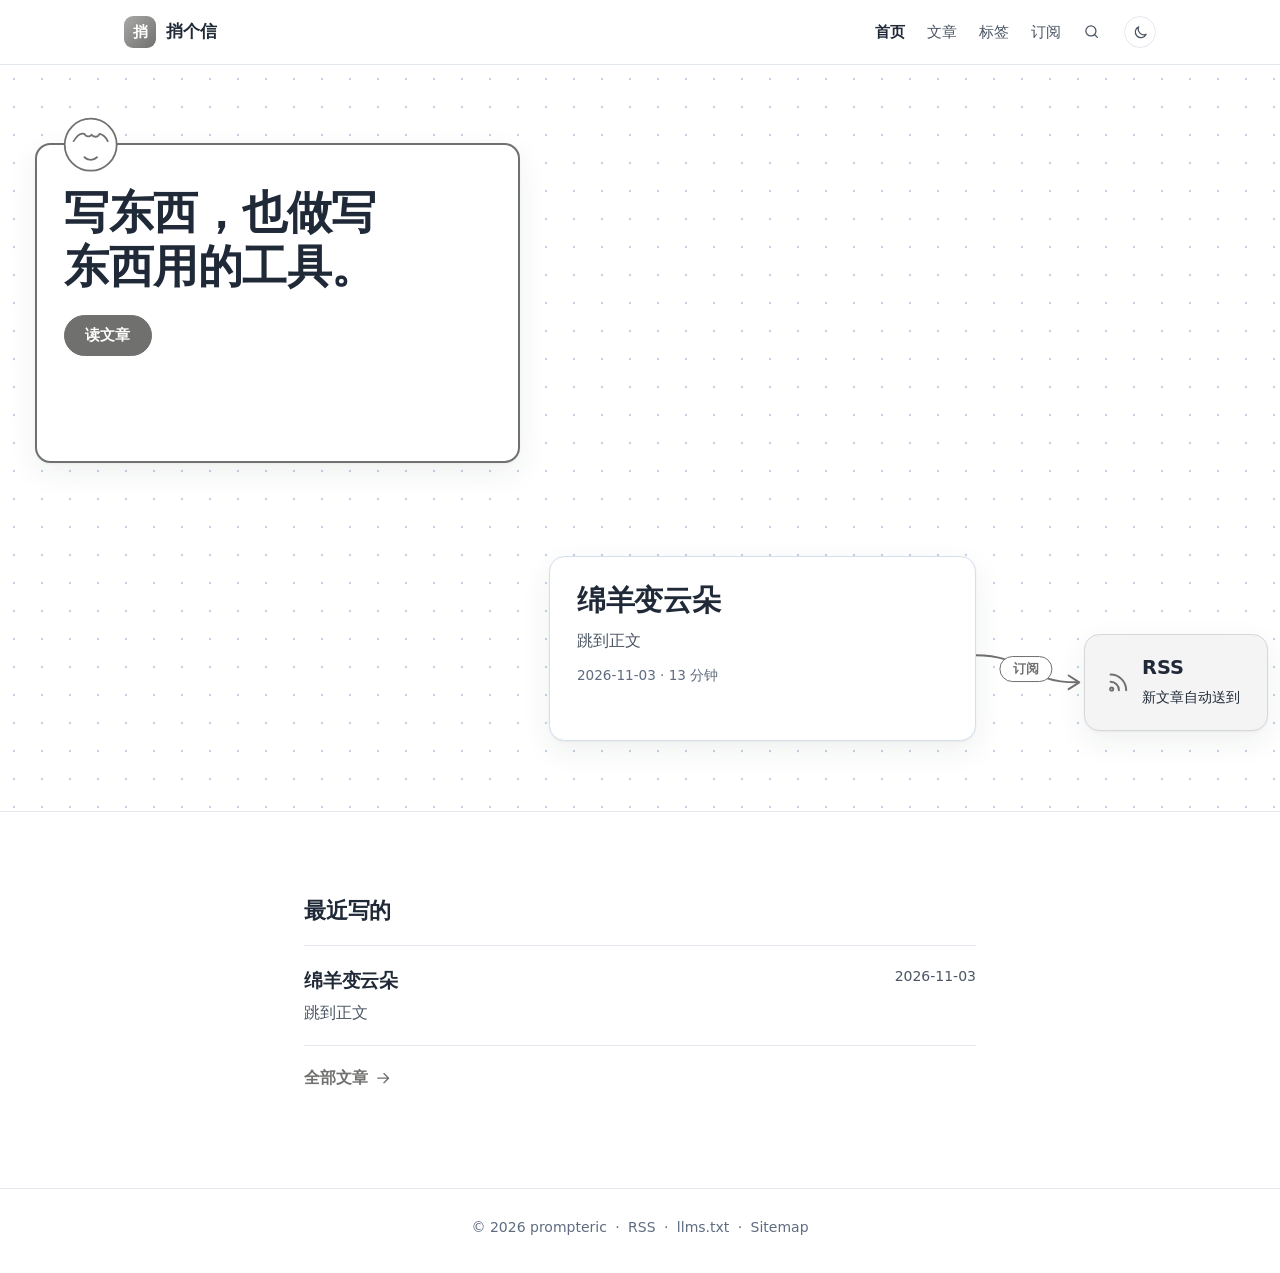
<file: index.html>
<!doctype html>
<html lang="zh-CN">
<head>
<meta charset="utf-8">
<meta name="viewport" content="width=device-width, initial-scale=1">
<script>(function(){var r=document.documentElement;r.classList.add('js');try{if(localStorage.getItem('theme')==='dark')r.dataset.theme='dark'}catch(e){}})();</script>
<title>捎个信</title>
<meta name="description" content="">
<meta name="robots" content="index, follow, max-image-preview:large, max-snippet:-1">
<link rel="canonical" href="https://prompteric.github.io/">
<link rel="alternate" type="application/atom+xml" title="捎个信" href="/feed.xml">
<meta property="og:site_name" content="捎个信">
<meta property="og:locale" content="zh_CN">
<meta property="og:type" content="website">
<meta property="og:title" content="捎个信">
<meta property="og:description" content="">
<meta property="og:url" content="https://prompteric.github.io/">
<meta name="twitter:card" content="summary">
<link rel="stylesheet" href="/style.css">
<style>:root { --accent: #70706f; --on-accent: #ffffff; --tint: #f4f4f4; } :root[data-theme="dark"] { --accent: #fcfbf8; --on-accent: #0a0a0a; --tint: #313130; }</style>
<script src="/script.js" defer></script>
<script type="application/ld+json">{"@context":"https://schema.org","@type":"WebSite","name":"捎个信","url":"https://prompteric.github.io/","description":"","inLanguage":"zh-CN","publisher":{"@type":"Person","name":"prompteric"},"potentialAction":{"@type":"SearchAction","target":"https://prompteric.github.io/search/?q={search_term_string}","query-input":"required name=search_term_string"}}</script>
<script type="application/ld+json">{"@context":"https://schema.org","@type":"Blog","name":"捎个信","url":"https://prompteric.github.io/","author":{"@type":"Person","name":"prompteric"},"blogPost":[{"@type":"BlogPosting","headline":"绵羊变云朵","url":"https://prompteric.github.io/posts/%E7%BB%B5%E7%BE%8A%E5%8F%98%E4%BA%91%E6%9C%B5/","datePublished":"2026-11-03T08:26:51.170Z"}]}</script>
</head>
<body data-copy-link="复制段落链接" data-copied="已复制段落链接" data-xref="引用" data-xref-jump="跳到原文" data-xref-back="回到引用处" data-xref-close="关闭">
<a class="skip" href="#main">跳到正文</a>
<header class="site-header"><div class="wrap">
<a class="brand" href="/"><span class="avatar initial" aria-hidden="true">捎</span><span>捎个信</span></a>
<nav class="site-nav" aria-label="首页"><a href="/" aria-current="page">首页</a><a href="/archive/">文章</a><a href="/tags/">标签</a><a href="/subscribe/">订阅</a><a href="/search/" aria-label="搜索" title="搜索"><svg class="i" viewBox="0 0 24 24" aria-hidden="true"><circle cx="11" cy="11" r="7"/><path d="M20 20l-3.6-3.6"/></svg></a></nav>

<button class="theme" type="button" data-light="切换到浅色" data-dark="切换到深色" aria-label="切换到深色" title="切换到深色"><svg class="i moon" viewBox="0 0 24 24" aria-hidden="true"><path d="M20 14.5A8 8 0 0 1 9.5 4a8 8 0 1 0 10.5 10.5z"/></svg><svg class="i sun" viewBox="0 0 24 24" aria-hidden="true"><circle cx="12" cy="12" r="4"/><path d="M12 2.5v2M12 19.5v2M2.5 12h2M19.5 12h2M5.3 5.3l1.4 1.4M17.3 17.3l1.4 1.4M5.3 18.7l1.4-1.4M17.3 6.7l1.4-1.4"/></svg></button>
</div></header>
<main id="main">
<div class="wb-stage">
<div class="wb">
<svg class="wb-wires" viewBox="0 0 1320 720" aria-hidden="true">
<path class="w" pathLength="1" style="--i:0" d="M1006 588C1058 588 1058 616 1110 616"/>
<path class="h" style="--i:0" d="M1102 623L1113 616L1102 609"/>
</svg>
<section class="wb-card wb-me" style="--x:36;--y:60;--w:500;--h:330">
<svg class="wb-face" viewBox="0 0 64 64" aria-hidden="true"><circle cx="32" cy="32" r="29"/><path d="M13 28c3-5 7-10 12-8 2 3 5 4 8 1 3 3 7 3 9-1 4 1 7 4 9 8"/><g class="eyes"><circle cx="24" cy="36" r="2.4"/><circle cx="40" cy="36" r="2.4"/></g><path d="M25 46c4 4 10 4 14 0"/></svg>
<h1>写东西，也做写东西用的工具。</h1>
<div class="btns"><a class="btn fill" href="/posts/">读文章</a></div>
</section>
<span class="wb-pill" style="--x:1058;--y:602">订阅</span>
<a class="wb-card wb-post" href="/posts/%E7%BB%B5%E7%BE%8A%E5%8F%98%E4%BA%91%E6%9C%B5/" style="--x:566;--y:486;--w:440;--h:190">
<h2>绵羊变云朵</h2>
<p>跳到正文</p>
<span class="meta"><time datetime="2026-11-03T08:26:51.170Z">2026-11-03</time> · 13 分钟</span>
</a>
<a class="wb-card wb-rss" href="/subscribe/" style="--x:1118;--y:566;--w:190;--h:100">
<svg class="i" viewBox="0 0 24 24" aria-hidden="true"><path d="M5 5a14 14 0 0 1 14 14M5 11.5a7.5 7.5 0 0 1 7.5 7.5"/><circle cx="6" cy="18" r="1.4"/></svg><b>RSS</b><span>新文章自动送到</span>
</a>
</div>
</div>
<div class="wb-col">
<section class="wb-recent" id="posts">
<h2>最近写的</h2>
<div class="wb-posts">
<a href="/posts/%E7%BB%B5%E7%BE%8A%E5%8F%98%E4%BA%91%E6%9C%B5/"><h3>绵羊变云朵</h3><span class="meta"><time datetime="2026-11-03T08:26:51.170Z">2026-11-03</time></span><p>跳到正文</p></a>
</div>
<p class="wb-more"><a class="link" href="/posts/">全部文章 <svg class="i" viewBox="0 0 24 24" aria-hidden="true"><path d="M5 12h14M13 6l6 6-6 6"/></svg></a></p>
</section>
</div>


</main>
<footer class="site-footer"><div class="wrap">
<span>© 2026 prompteric</span><a href="/feed.xml">RSS</a><a href="/llms.txt">llms.txt</a><a href="/sitemap.xml">Sitemap</a>
</div></footer>
</body>
</html>
</file>
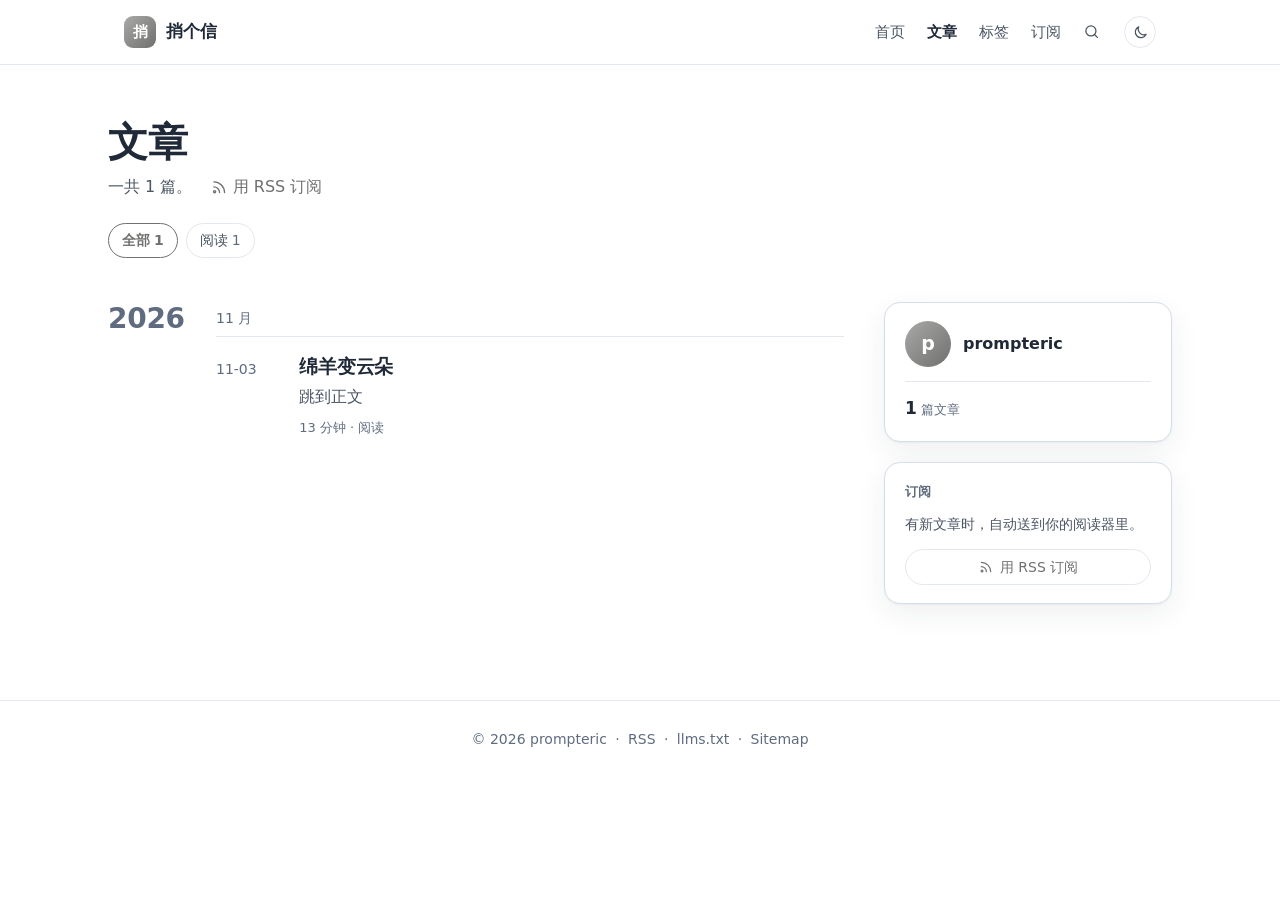
<file: archive/index.html>
<!doctype html>
<html lang="zh-CN">
<head>
<meta charset="utf-8">
<meta name="viewport" content="width=device-width, initial-scale=1">
<script>(function(){var r=document.documentElement;r.classList.add('js');try{if(localStorage.getItem('theme')==='dark')r.dataset.theme='dark'}catch(e){}})();</script>
<title>文章 · 捎个信</title>
<meta name="description" content="捎个信 · 文章">
<meta name="robots" content="index, follow, max-image-preview:large, max-snippet:-1">
<link rel="canonical" href="https://prompteric.github.io/archive/">
<link rel="alternate" type="application/atom+xml" title="捎个信" href="/feed.xml">
<meta property="og:site_name" content="捎个信">
<meta property="og:locale" content="zh_CN">
<meta property="og:type" content="website">
<meta property="og:title" content="文章">
<meta property="og:description" content="捎个信 · 文章">
<meta property="og:url" content="https://prompteric.github.io/archive/">
<meta name="twitter:card" content="summary">
<link rel="stylesheet" href="/style.css">
<style>:root { --accent: #70706f; --on-accent: #ffffff; --tint: #f4f4f4; } :root[data-theme="dark"] { --accent: #fcfbf8; --on-accent: #0a0a0a; --tint: #313130; }</style>
<script src="/script.js" defer></script>
</head>
<body data-copy-link="复制段落链接" data-copied="已复制段落链接" data-xref="引用" data-xref-jump="跳到原文" data-xref-back="回到引用处" data-xref-close="关闭">
<a class="skip" href="#main">跳到正文</a>
<header class="site-header"><div class="wrap">
<a class="brand" href="/"><span class="avatar initial" aria-hidden="true">捎</span><span>捎个信</span></a>
<nav class="site-nav" aria-label="首页"><a href="/">首页</a><a href="/archive/" aria-current="page">文章</a><a href="/tags/">标签</a><a href="/subscribe/">订阅</a><a href="/search/" aria-label="搜索" title="搜索"><svg class="i" viewBox="0 0 24 24" aria-hidden="true"><circle cx="11" cy="11" r="7"/><path d="M20 20l-3.6-3.6"/></svg></a></nav>

<button class="theme" type="button" data-light="切换到浅色" data-dark="切换到深色" aria-label="切换到深色" title="切换到深色"><svg class="i moon" viewBox="0 0 24 24" aria-hidden="true"><path d="M20 14.5A8 8 0 0 1 9.5 4a8 8 0 1 0 10.5 10.5z"/></svg><svg class="i sun" viewBox="0 0 24 24" aria-hidden="true"><circle cx="12" cy="12" r="4"/><path d="M12 2.5v2M12 19.5v2M2.5 12h2M19.5 12h2M5.3 5.3l1.4 1.4M17.3 17.3l1.4 1.4M5.3 18.7l1.4-1.4M17.3 6.7l1.4-1.4"/></svg></button>
</div></header>
<main id="main">
<div class="wrap list-head">
<h1>文章</h1>
<p class="sub"><span>一共 1 篇。</span><a href="/feed.xml"><svg class="i" viewBox="0 0 24 24" aria-hidden="true"><path d="M5 5a14 14 0 0 1 14 14M5 11.5a7.5 7.5 0 0 1 7.5 7.5"/><circle cx="6" cy="18" r="1.4"/></svg>用 RSS 订阅</a></p>
<nav class="tag-bar" aria-label="按标签看"><a href="/archive/" aria-current="page">全部<span>1</span></a><a href="/tags/%E9%98%85%E8%AF%BB/">阅读<span>1</span></a></nav></div>
<div class="wrap list-page">
<div class="years">
<section class="year"><h2>2026</h2><div><h3 class="month">11 月</h3><article class="row"><time datetime="2026-11-03T08:26:51.170Z">11-03</time><div><h3><a href="/posts/%E7%BB%B5%E7%BE%8A%E5%8F%98%E4%BA%91%E6%9C%B5/">绵羊变云朵</a></h3><p>跳到正文</p><span class="meta">13 分钟 · <a href="/tags/%E9%98%85%E8%AF%BB/" rel="tag">阅读</a></span></div></article></div></section>
</div>
<aside class="side list-side">
<section class="box me"><span class="avatar initial" aria-hidden="true">p</span><div><b>prompteric</b></div><p class="stat"><b>1</b> 篇文章</p></section>
<section class="box sub-box"><h2>订阅</h2><p>有新文章时，自动送到你的阅读器里。</p><a class="button" href="/subscribe/"><svg class="i" viewBox="0 0 24 24" aria-hidden="true"><path d="M5 5a14 14 0 0 1 14 14M5 11.5a7.5 7.5 0 0 1 7.5 7.5"/><circle cx="6" cy="18" r="1.4"/></svg>用 RSS 订阅</a></section>
</aside>
</div>
</main>
<footer class="site-footer"><div class="wrap">
<span>© 2026 prompteric</span><a href="/feed.xml">RSS</a><a href="/llms.txt">llms.txt</a><a href="/sitemap.xml">Sitemap</a>
</div></footer>
</body>
</html>
</file>
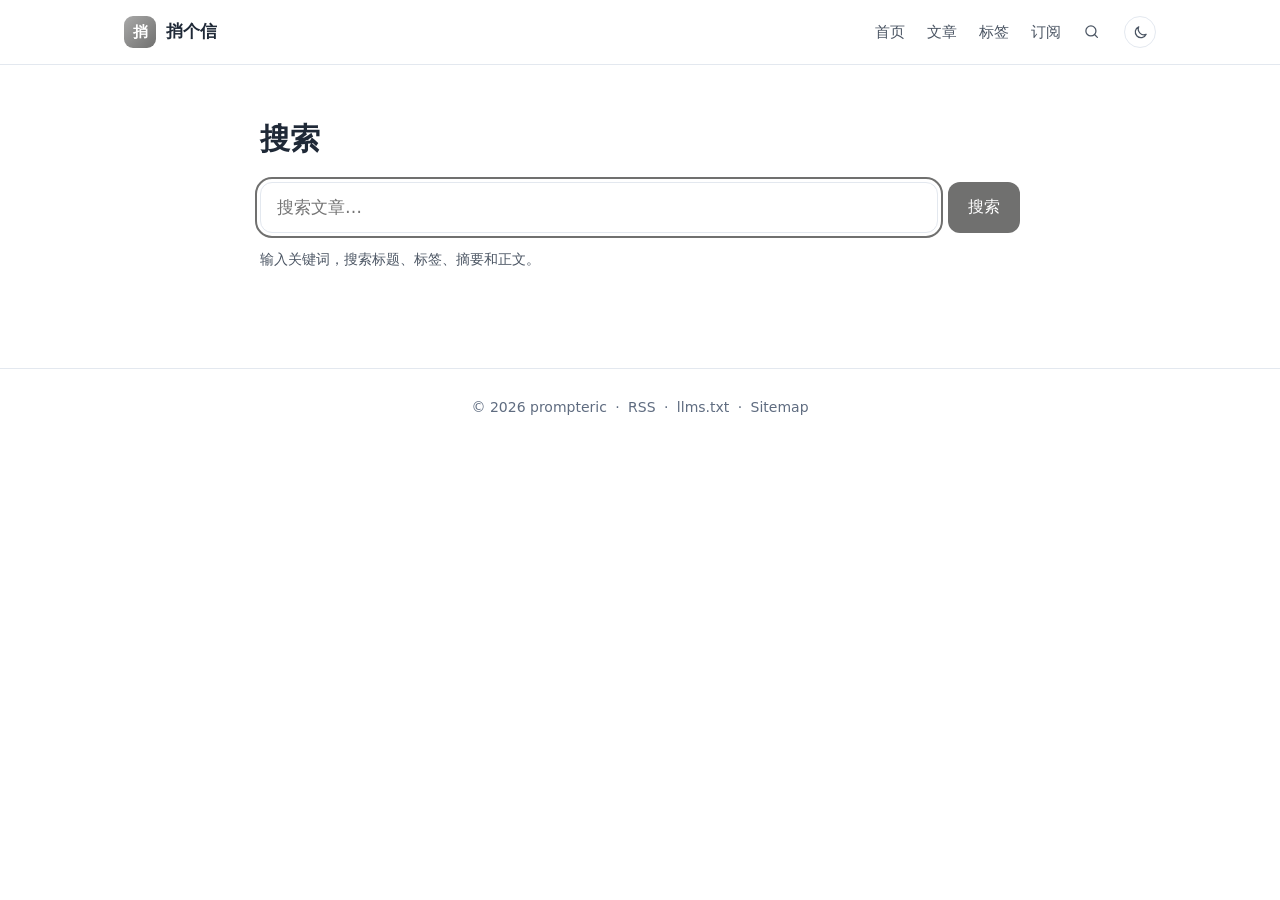
<file: search/index.html>
<!doctype html>
<html lang="zh-CN">
<head>
<meta charset="utf-8">
<meta name="viewport" content="width=device-width, initial-scale=1">
<script>(function(){var r=document.documentElement;r.classList.add('js');try{if(localStorage.getItem('theme')==='dark')r.dataset.theme='dark'}catch(e){}})();</script>
<title>搜索 · 捎个信</title>
<meta name="description" content="捎个信 · 搜索">
<meta name="robots" content="noindex">
<link rel="canonical" href="https://prompteric.github.io/search/">
<link rel="alternate" type="application/atom+xml" title="捎个信" href="/feed.xml">
<meta property="og:site_name" content="捎个信">
<meta property="og:locale" content="zh_CN">
<meta property="og:type" content="website">
<meta property="og:title" content="搜索">
<meta property="og:description" content="捎个信 · 搜索">
<meta property="og:url" content="https://prompteric.github.io/search/">
<meta name="twitter:card" content="summary">
<link rel="stylesheet" href="/style.css">
<style>:root { --accent: #70706f; --on-accent: #ffffff; --tint: #f4f4f4; } :root[data-theme="dark"] { --accent: #fcfbf8; --on-accent: #0a0a0a; --tint: #313130; }</style>
<script src="/script.js" defer></script>
</head>
<body data-copy-link="复制段落链接" data-copied="已复制段落链接" data-xref="引用" data-xref-jump="跳到原文" data-xref-back="回到引用处" data-xref-close="关闭">
<a class="skip" href="#main">跳到正文</a>
<header class="site-header"><div class="wrap">
<a class="brand" href="/"><span class="avatar initial" aria-hidden="true">捎</span><span>捎个信</span></a>
<nav class="site-nav" aria-label="首页"><a href="/">首页</a><a href="/archive/">文章</a><a href="/tags/">标签</a><a href="/subscribe/">订阅</a><a href="/search/" aria-label="搜索" title="搜索"><svg class="i" viewBox="0 0 24 24" aria-hidden="true"><circle cx="11" cy="11" r="7"/><path d="M20 20l-3.6-3.6"/></svg></a></nav>

<button class="theme" type="button" data-light="切换到浅色" data-dark="切换到深色" aria-label="切换到深色" title="切换到深色"><svg class="i moon" viewBox="0 0 24 24" aria-hidden="true"><path d="M20 14.5A8 8 0 0 1 9.5 4a8 8 0 1 0 10.5 10.5z"/></svg><svg class="i sun" viewBox="0 0 24 24" aria-hidden="true"><circle cx="12" cy="12" r="4"/><path d="M12 2.5v2M12 19.5v2M2.5 12h2M19.5 12h2M5.3 5.3l1.4 1.4M17.3 17.3l1.4 1.4M5.3 18.7l1.4-1.4M17.3 6.7l1.4-1.4"/></svg></button>
</div></header>
<main id="main" class="wrap">
<div class="listing" id="search" data-index="/search.json" data-hint="输入关键词，搜索标题、标签、摘要和正文。" data-found="找到 {n} 篇" data-empty="没有找到相关文章。" data-failed="搜索索引加载失败，请刷新重试。">
<h1>搜索</h1>
<form class="search-form" role="search" action="/search/"><input type="search" name="q" aria-label="搜索" placeholder="搜索文章…" autofocus><button>搜索</button></form>
<p class="search-status" aria-live="polite">输入关键词，搜索标题、标签、摘要和正文。</p>
<noscript><p>搜索需要启用 JavaScript；也可以浏览归档和标签。 <a href="/archive/">文章</a> · <a href="/tags/">标签</a></p></noscript>
<ul class="post-list"></ul>
</div>
</main>
<footer class="site-footer"><div class="wrap">
<span>© 2026 prompteric</span><a href="/feed.xml">RSS</a><a href="/llms.txt">llms.txt</a><a href="/sitemap.xml">Sitemap</a>
</div></footer>
</body>
</html>
</file>
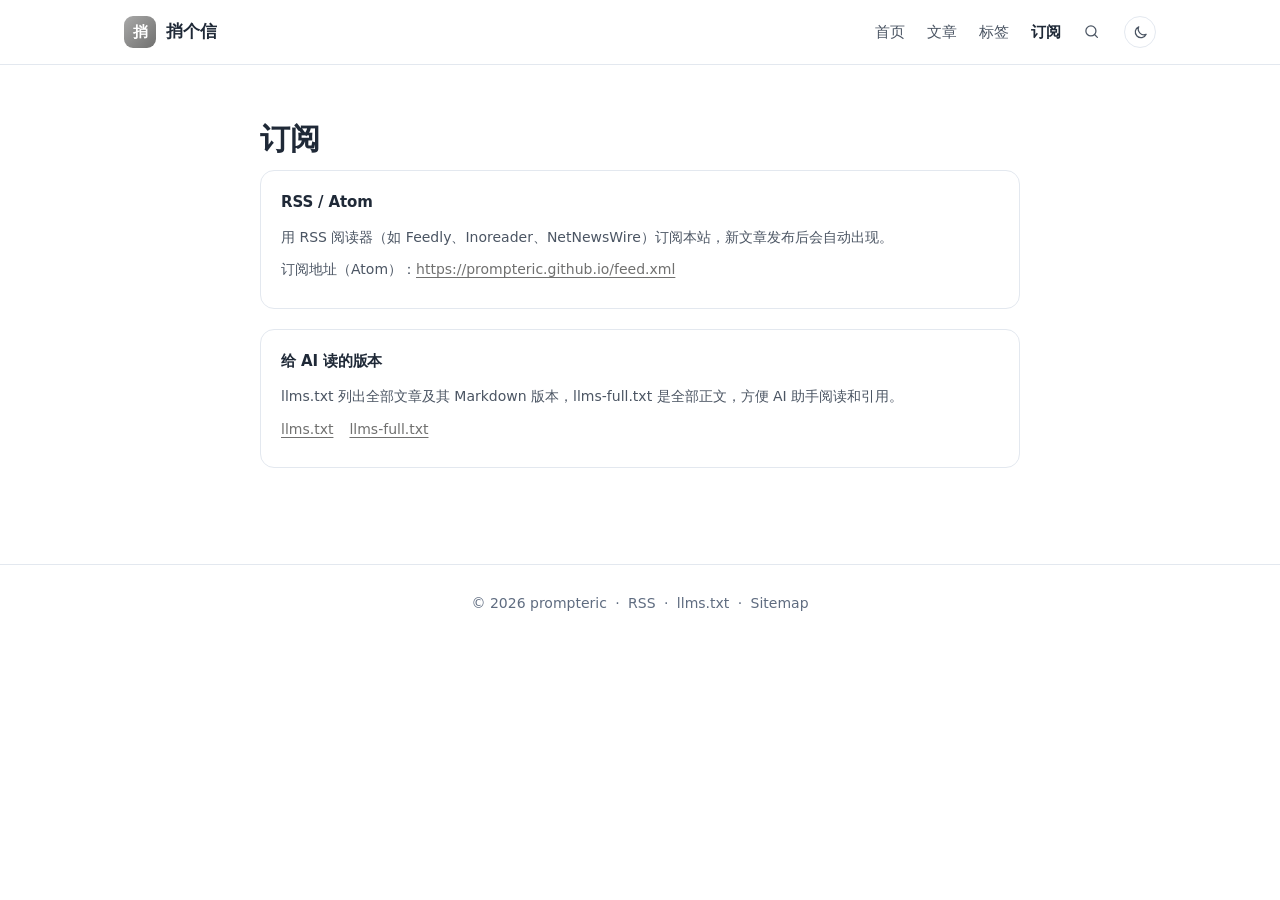
<file: subscribe/index.html>
<!doctype html>
<html lang="zh-CN">
<head>
<meta charset="utf-8">
<meta name="viewport" content="width=device-width, initial-scale=1">
<script>(function(){var r=document.documentElement;r.classList.add('js');try{if(localStorage.getItem('theme')==='dark')r.dataset.theme='dark'}catch(e){}})();</script>
<title>订阅 · 捎个信</title>
<meta name="description" content="捎个信 · 订阅">
<meta name="robots" content="index, follow, max-image-preview:large, max-snippet:-1">
<link rel="canonical" href="https://prompteric.github.io/subscribe/">
<link rel="alternate" type="application/atom+xml" title="捎个信" href="/feed.xml">
<meta property="og:site_name" content="捎个信">
<meta property="og:locale" content="zh_CN">
<meta property="og:type" content="website">
<meta property="og:title" content="订阅">
<meta property="og:description" content="捎个信 · 订阅">
<meta property="og:url" content="https://prompteric.github.io/subscribe/">
<meta name="twitter:card" content="summary">
<link rel="stylesheet" href="/style.css">
<style>:root { --accent: #70706f; --on-accent: #ffffff; --tint: #f4f4f4; } :root[data-theme="dark"] { --accent: #fcfbf8; --on-accent: #0a0a0a; --tint: #313130; }</style>
<script src="/script.js" defer></script>
</head>
<body data-copy-link="复制段落链接" data-copied="已复制段落链接" data-xref="引用" data-xref-jump="跳到原文" data-xref-back="回到引用处" data-xref-close="关闭">
<a class="skip" href="#main">跳到正文</a>
<header class="site-header"><div class="wrap">
<a class="brand" href="/"><span class="avatar initial" aria-hidden="true">捎</span><span>捎个信</span></a>
<nav class="site-nav" aria-label="首页"><a href="/">首页</a><a href="/archive/">文章</a><a href="/tags/">标签</a><a href="/subscribe/" aria-current="page">订阅</a><a href="/search/" aria-label="搜索" title="搜索"><svg class="i" viewBox="0 0 24 24" aria-hidden="true"><circle cx="11" cy="11" r="7"/><path d="M20 20l-3.6-3.6"/></svg></a></nav>

<button class="theme" type="button" data-light="切换到浅色" data-dark="切换到深色" aria-label="切换到深色" title="切换到深色"><svg class="i moon" viewBox="0 0 24 24" aria-hidden="true"><path d="M20 14.5A8 8 0 0 1 9.5 4a8 8 0 1 0 10.5 10.5z"/></svg><svg class="i sun" viewBox="0 0 24 24" aria-hidden="true"><circle cx="12" cy="12" r="4"/><path d="M12 2.5v2M12 19.5v2M2.5 12h2M19.5 12h2M5.3 5.3l1.4 1.4M17.3 17.3l1.4 1.4M5.3 18.7l1.4-1.4M17.3 6.7l1.4-1.4"/></svg></button>
</div></header>
<main id="main" class="wrap">
<div class="listing"><h1>订阅</h1>
<section class="box"><h2>RSS / Atom</h2><p>用 RSS 阅读器（如 Feedly、Inoreader、NetNewsWire）订阅本站，新文章发布后会自动出现。</p><p>订阅地址（Atom）：<a href="https://prompteric.github.io/feed.xml">https://prompteric.github.io/feed.xml</a></p></section>
<section class="box"><h2>给 AI 读的版本</h2><p>llms.txt 列出全部文章及其 Markdown 版本，llms-full.txt 是全部正文，方便 AI 助手阅读和引用。</p><p class="links"><a href="/llms.txt">llms.txt</a><a href="/llms-full.txt">llms-full.txt</a></p></section>

</div>
</main>
<footer class="site-footer"><div class="wrap">
<span>© 2026 prompteric</span><a href="/feed.xml">RSS</a><a href="/llms.txt">llms.txt</a><a href="/sitemap.xml">Sitemap</a>
</div></footer>
</body>
</html>
</file>
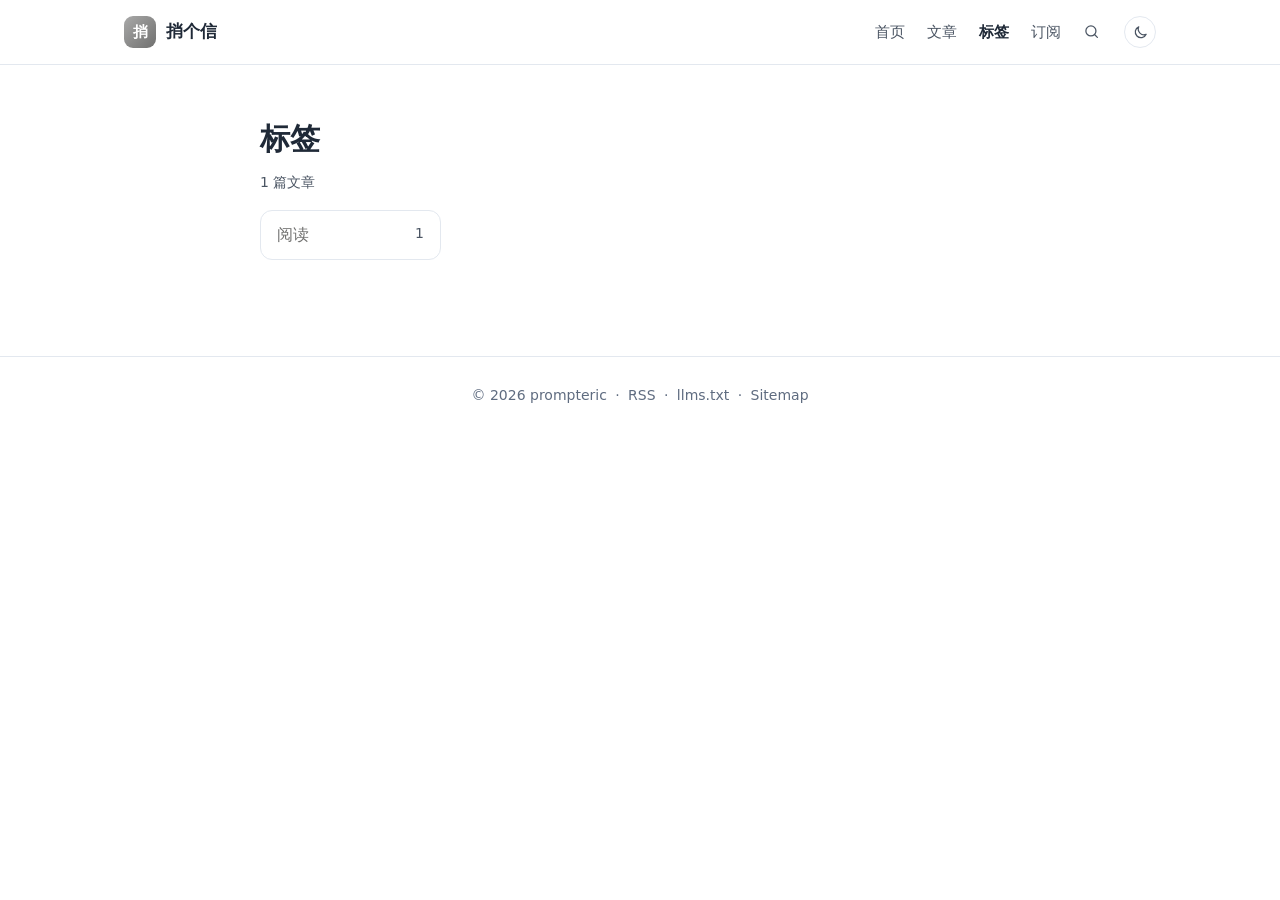
<file: tags/index.html>
<!doctype html>
<html lang="zh-CN">
<head>
<meta charset="utf-8">
<meta name="viewport" content="width=device-width, initial-scale=1">
<script>(function(){var r=document.documentElement;r.classList.add('js');try{if(localStorage.getItem('theme')==='dark')r.dataset.theme='dark'}catch(e){}})();</script>
<title>标签 · 捎个信</title>
<meta name="description" content="捎个信 · 标签">
<meta name="robots" content="index, follow, max-image-preview:large, max-snippet:-1">
<link rel="canonical" href="https://prompteric.github.io/tags/">
<link rel="alternate" type="application/atom+xml" title="捎个信" href="/feed.xml">
<meta property="og:site_name" content="捎个信">
<meta property="og:locale" content="zh_CN">
<meta property="og:type" content="website">
<meta property="og:title" content="标签">
<meta property="og:description" content="捎个信 · 标签">
<meta property="og:url" content="https://prompteric.github.io/tags/">
<meta name="twitter:card" content="summary">
<link rel="stylesheet" href="/style.css">
<style>:root { --accent: #70706f; --on-accent: #ffffff; --tint: #f4f4f4; } :root[data-theme="dark"] { --accent: #fcfbf8; --on-accent: #0a0a0a; --tint: #313130; }</style>
<script src="/script.js" defer></script>
</head>
<body data-copy-link="复制段落链接" data-copied="已复制段落链接" data-xref="引用" data-xref-jump="跳到原文" data-xref-back="回到引用处" data-xref-close="关闭">
<a class="skip" href="#main">跳到正文</a>
<header class="site-header"><div class="wrap">
<a class="brand" href="/"><span class="avatar initial" aria-hidden="true">捎</span><span>捎个信</span></a>
<nav class="site-nav" aria-label="首页"><a href="/">首页</a><a href="/archive/">文章</a><a href="/tags/" aria-current="page">标签</a><a href="/subscribe/">订阅</a><a href="/search/" aria-label="搜索" title="搜索"><svg class="i" viewBox="0 0 24 24" aria-hidden="true"><circle cx="11" cy="11" r="7"/><path d="M20 20l-3.6-3.6"/></svg></a></nav>

<button class="theme" type="button" data-light="切换到浅色" data-dark="切换到深色" aria-label="切换到深色" title="切换到深色"><svg class="i moon" viewBox="0 0 24 24" aria-hidden="true"><path d="M20 14.5A8 8 0 0 1 9.5 4a8 8 0 1 0 10.5 10.5z"/></svg><svg class="i sun" viewBox="0 0 24 24" aria-hidden="true"><circle cx="12" cy="12" r="4"/><path d="M12 2.5v2M12 19.5v2M2.5 12h2M19.5 12h2M5.3 5.3l1.4 1.4M17.3 17.3l1.4 1.4M5.3 18.7l1.4-1.4M17.3 6.7l1.4-1.4"/></svg></button>
</div></header>
<main id="main" class="wrap">
<div class="listing"><h1>标签</h1><p class="meta">1 篇文章</p>
<ul class="tag-index"><li><a href="/tags/%E9%98%85%E8%AF%BB/">阅读<span>1</span></a></li></ul></div>
</main>
<footer class="site-footer"><div class="wrap">
<span>© 2026 prompteric</span><a href="/feed.xml">RSS</a><a href="/llms.txt">llms.txt</a><a href="/sitemap.xml">Sitemap</a>
</div></footer>
</body>
</html>
</file>
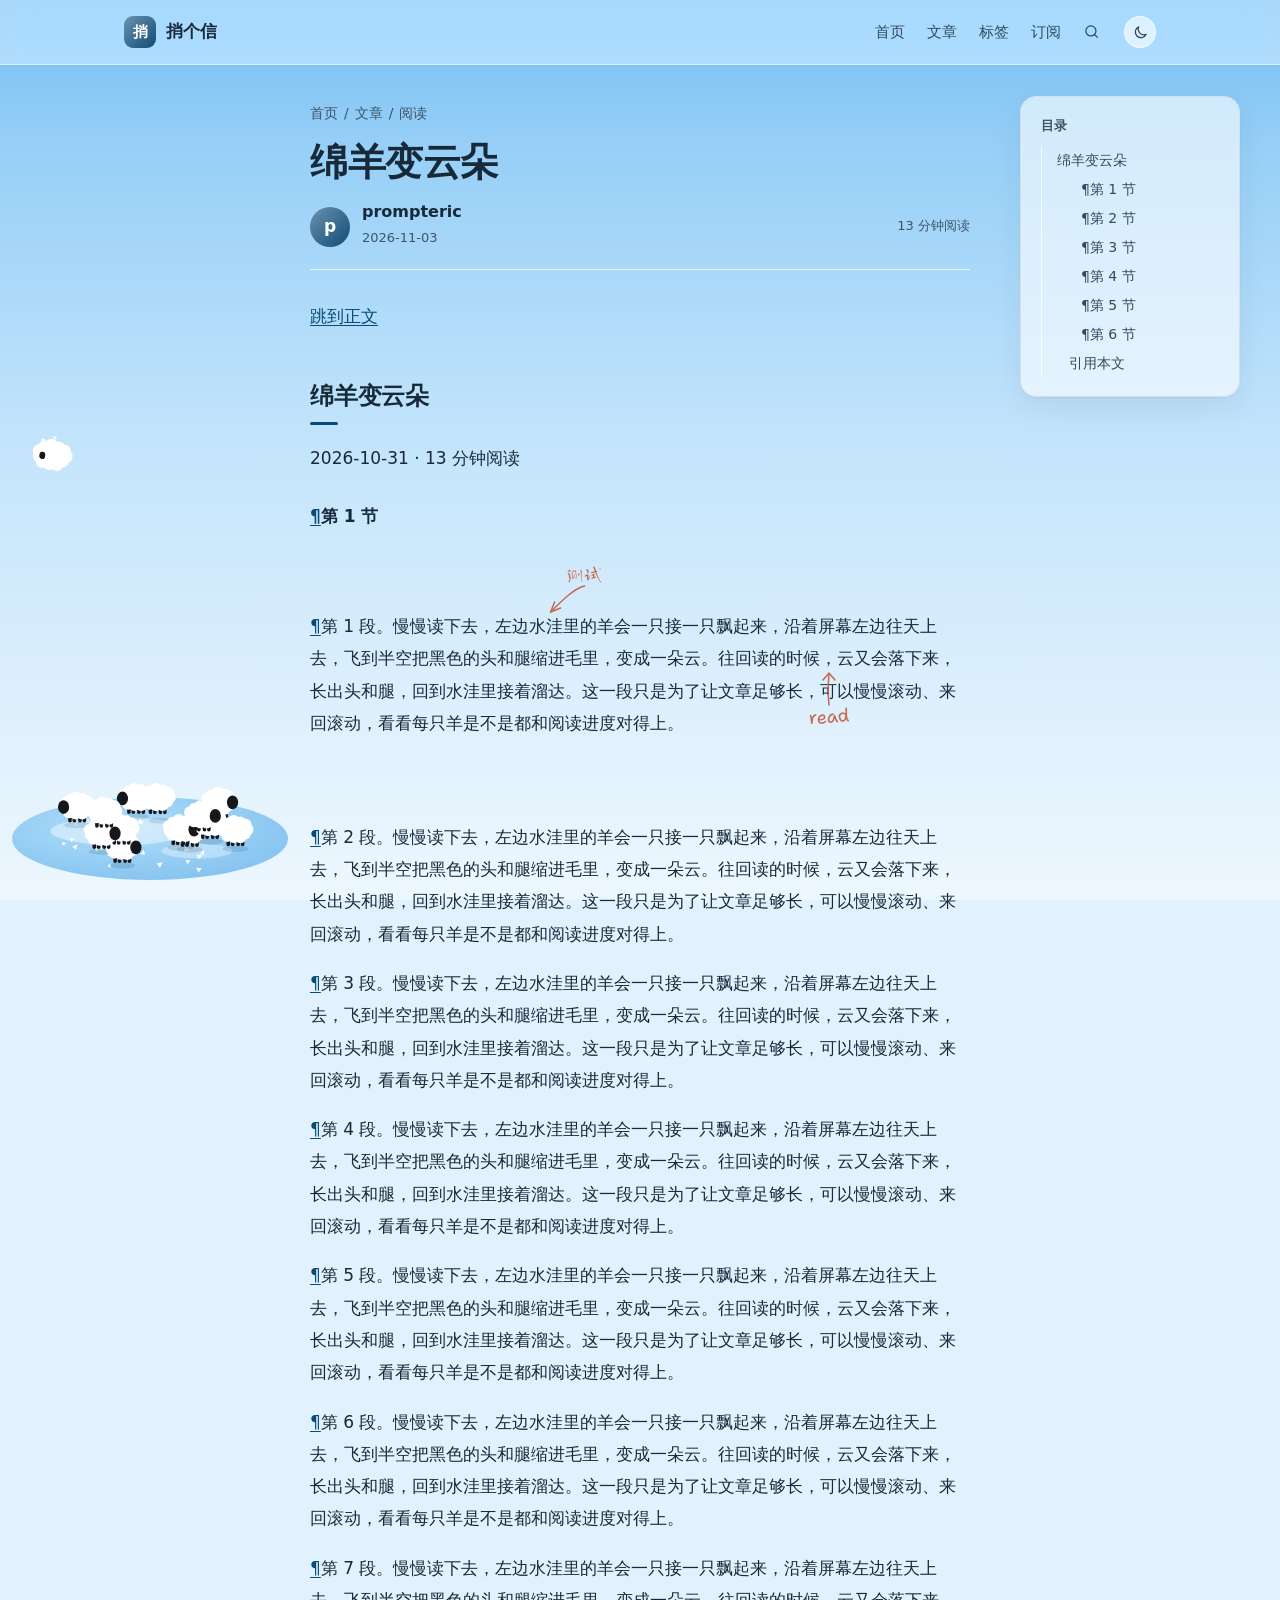
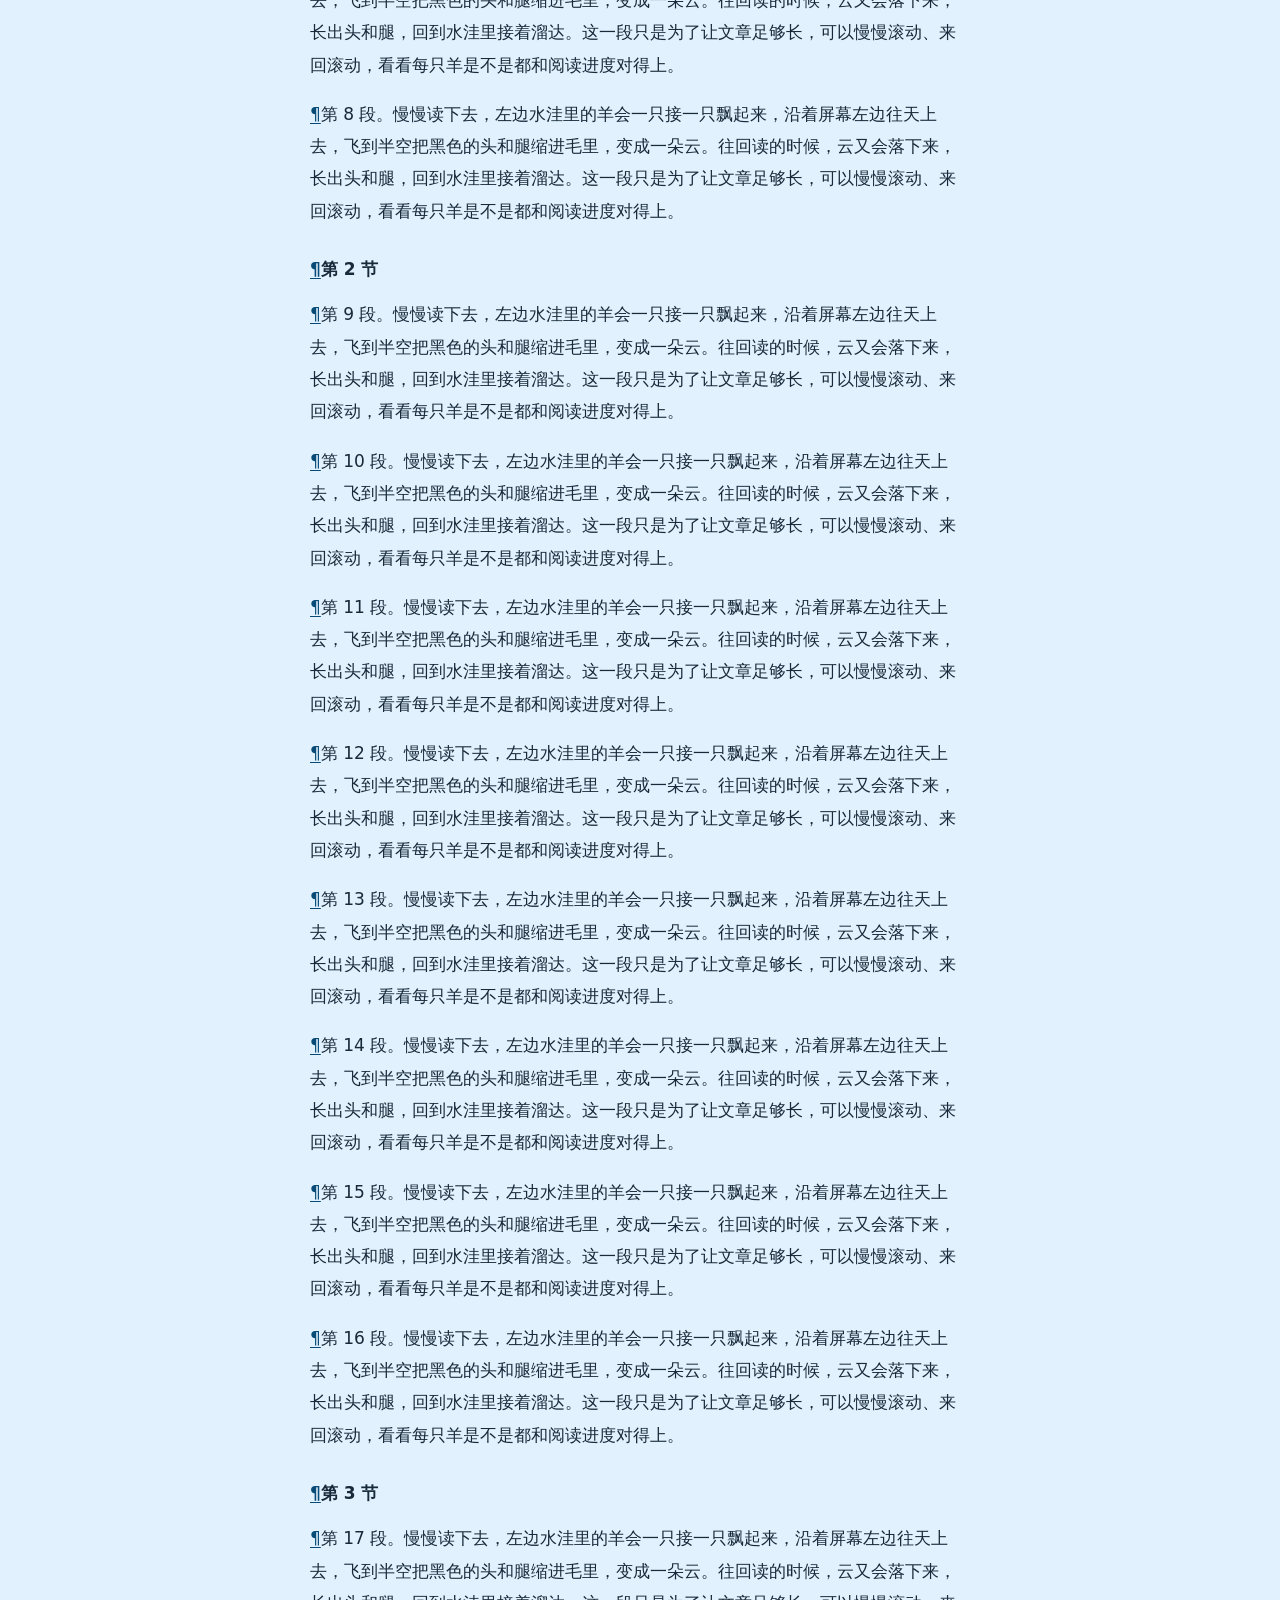
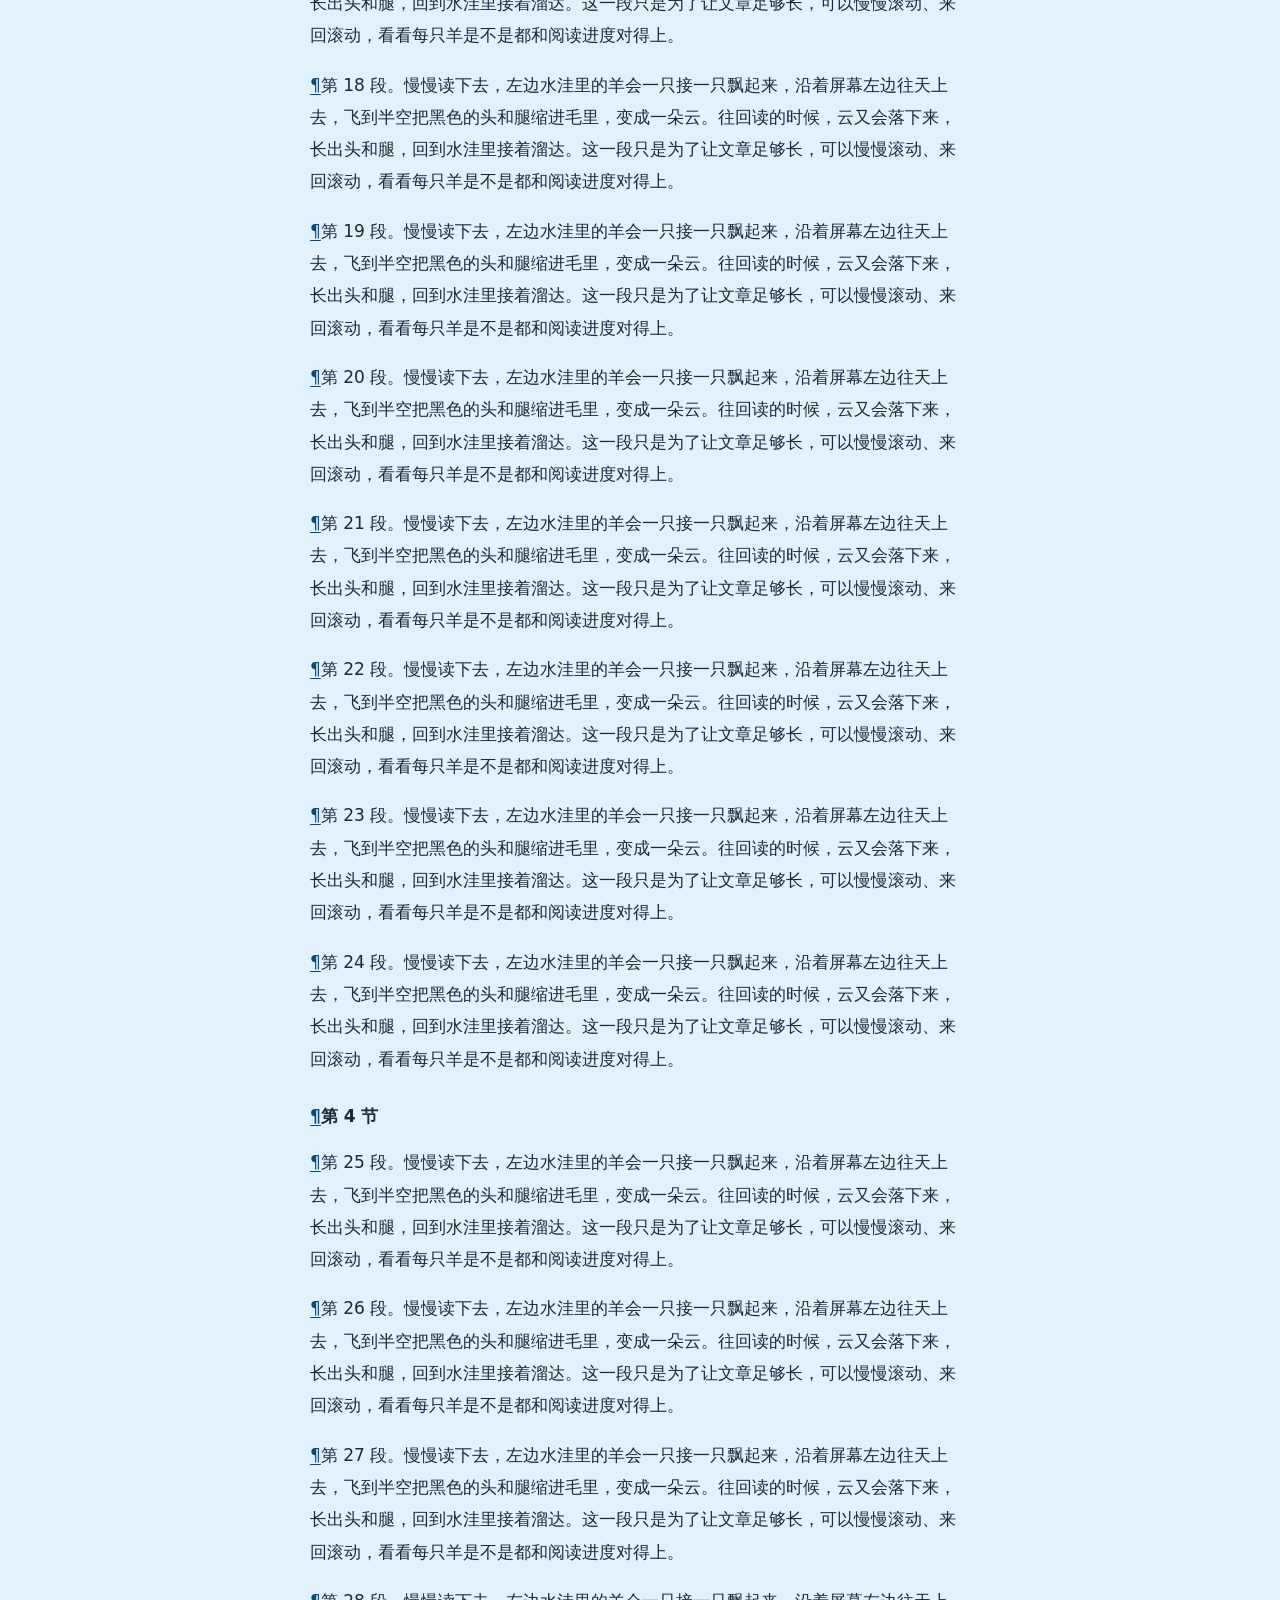
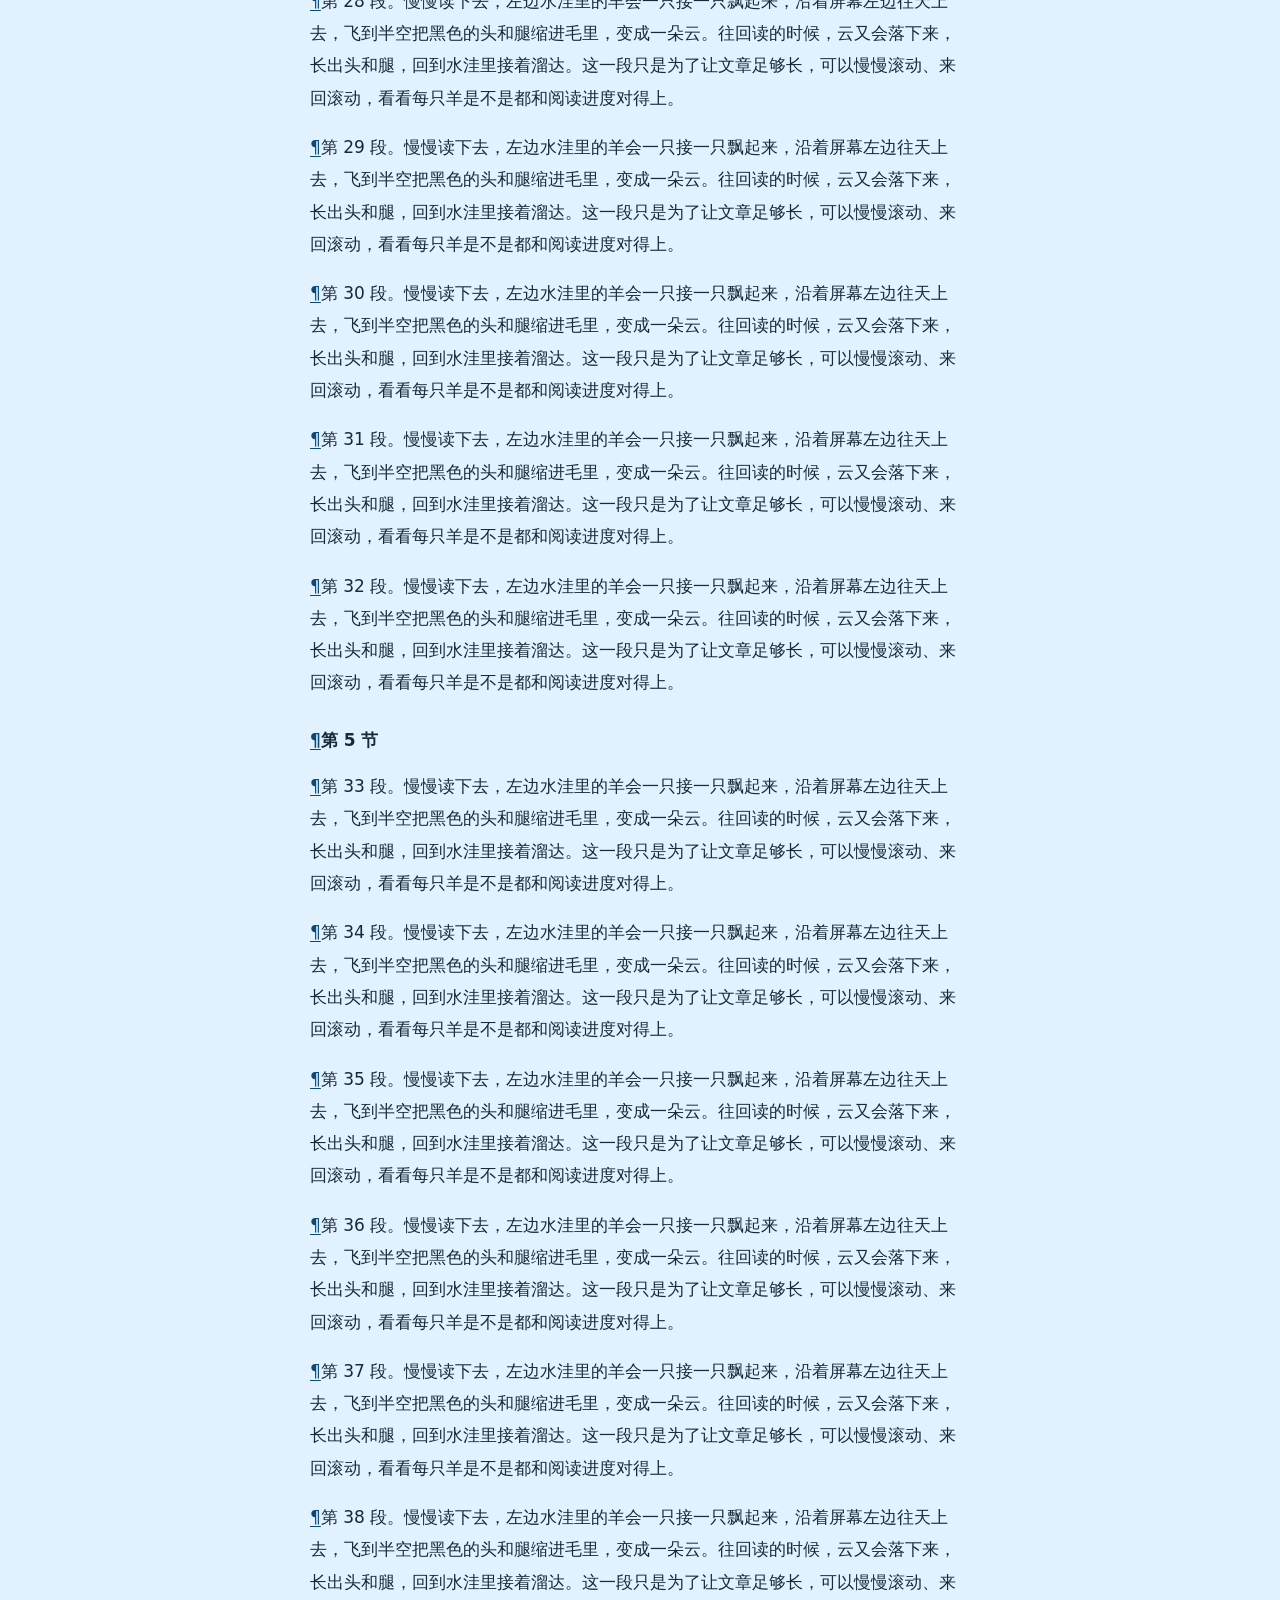
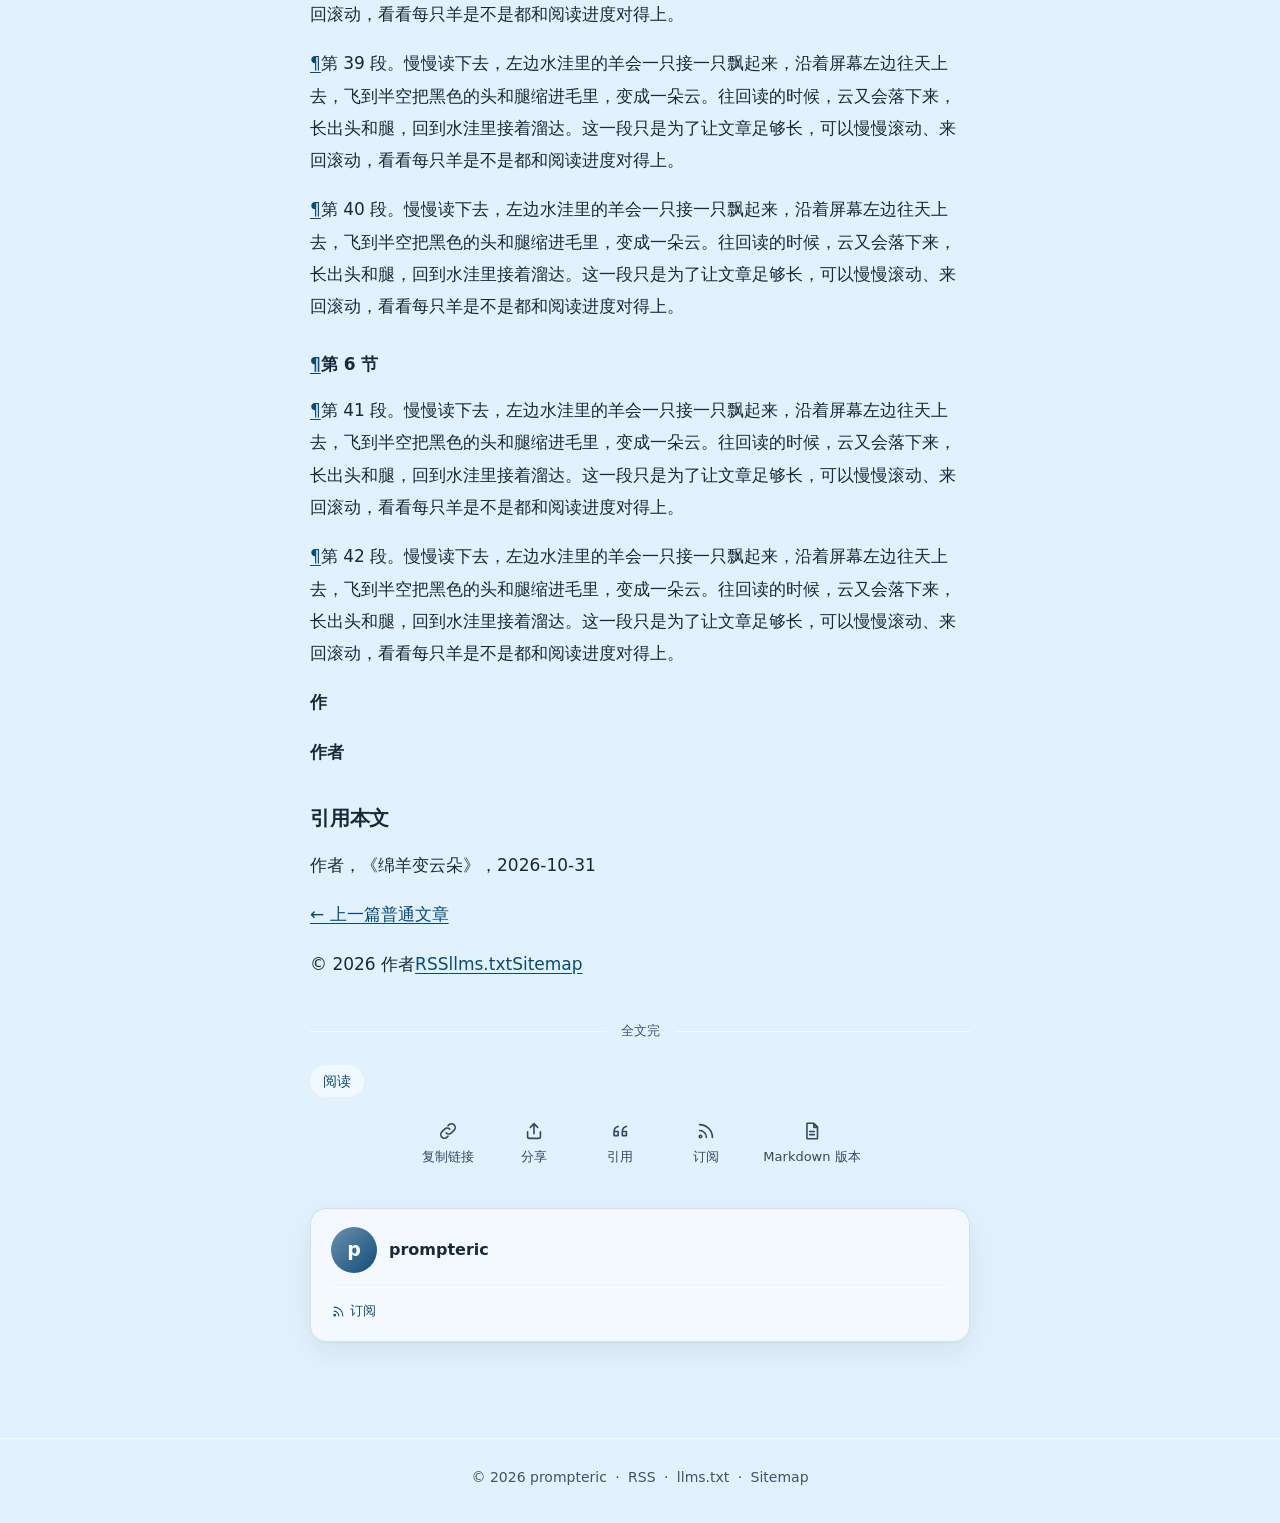
<file: posts/绵羊变云朵/index.html>
<!doctype html>
<html lang="zh-CN">
<head>
<meta charset="utf-8">
<meta name="viewport" content="width=device-width, initial-scale=1">
<script>(function(){var r=document.documentElement;r.classList.add('js');try{if(localStorage.getItem('theme')==='dark')r.dataset.theme='dark'}catch(e){}})();</script>
<title>绵羊变云朵 · 捎个信</title>
<meta name="description" content="跳到正文">
<meta name="robots" content="index, follow, max-image-preview:large, max-snippet:-1">
<link rel="canonical" href="https://prompteric.github.io/posts/%E7%BB%B5%E7%BE%8A%E5%8F%98%E4%BA%91%E6%9C%B5/">
<link rel="alternate" type="application/atom+xml" title="捎个信" href="/feed.xml">
<meta property="og:site_name" content="捎个信">
<meta property="og:locale" content="zh_CN">
<meta property="og:type" content="article">
<meta property="og:title" content="绵羊变云朵">
<meta property="og:description" content="跳到正文">
<meta property="og:url" content="https://prompteric.github.io/posts/%E7%BB%B5%E7%BE%8A%E5%8F%98%E4%BA%91%E6%9C%B5/">
<meta name="twitter:card" content="summary">
<link rel="alternate" type="text/markdown" href="/posts/%E7%BB%B5%E7%BE%8A%E5%8F%98%E4%BA%91%E6%9C%B5/index.md">
<meta property="article:published_time" content="2026-11-03T08:26:51.170Z">
<meta property="article:modified_time" content="2026-11-03T08:26:51.170Z">
<meta property="article:author" content="prompteric">
<meta property="article:tag" content="阅读">
<link rel="stylesheet" href="/annotations.css">
<link rel="stylesheet" href="/sheep.css">
<script src="/sheep.js" defer></script>
<link rel="stylesheet" href="/style.css">
<style>:root { --accent: #70706f; --on-accent: #ffffff; --tint: #f4f4f4; } :root[data-theme="dark"] { --accent: #fcfbf8; --on-accent: #0a0a0a; --tint: #313130; }</style>
<script src="/script.js" defer></script>
<script type="application/ld+json">{"@context":"https://schema.org","@type":"BlogPosting","headline":"绵羊变云朵","description":"跳到正文","url":"https://prompteric.github.io/posts/%E7%BB%B5%E7%BE%8A%E5%8F%98%E4%BA%91%E6%9C%B5/","mainEntityOfPage":"https://prompteric.github.io/posts/%E7%BB%B5%E7%BE%8A%E5%8F%98%E4%BA%91%E6%9C%B5/","datePublished":"2026-11-03T08:26:51.170Z","dateModified":"2026-11-03T08:26:51.170Z","author":{"@type":"Person","name":"prompteric"},"publisher":{"@type":"Person","name":"prompteric"},"inLanguage":"zh-CN","keywords":"阅读","timeRequired":"PT13M","isPartOf":{"@type":"Blog","name":"捎个信","url":"https://prompteric.github.io/"}}</script>
<script type="application/ld+json">{"@context":"https://schema.org","@type":"BreadcrumbList","itemListElement":[{"@type":"ListItem","position":1,"name":"捎个信","item":"https://prompteric.github.io/"},{"@type":"ListItem","position":2,"name":"绵羊变云朵","item":"https://prompteric.github.io/posts/%E7%BB%B5%E7%BE%8A%E5%8F%98%E4%BA%91%E6%9C%B5/"}]}</script>
</head>
<body class="effect-sheep" data-copy-link="复制段落链接" data-copied="已复制段落链接" data-xref="引用" data-xref-jump="跳到原文" data-xref-back="回到引用处" data-xref-close="关闭">
<a class="skip" href="#main">跳到正文</a>
<header class="site-header"><div class="wrap">
<a class="brand" href="/"><span class="avatar initial" aria-hidden="true">捎</span><span>捎个信</span></a>
<nav class="site-nav" aria-label="首页"><a href="/">首页</a><a href="/archive/">文章</a><a href="/tags/">标签</a><a href="/subscribe/">订阅</a><a href="/search/" aria-label="搜索" title="搜索"><svg class="i" viewBox="0 0 24 24" aria-hidden="true"><circle cx="11" cy="11" r="7"/><path d="M20 20l-3.6-3.6"/></svg></a></nav>

<button class="theme" type="button" data-light="切换到浅色" data-dark="切换到深色" aria-label="切换到深色" title="切换到深色"><svg class="i moon" viewBox="0 0 24 24" aria-hidden="true"><path d="M20 14.5A8 8 0 0 1 9.5 4a8 8 0 1 0 10.5 10.5z"/></svg><svg class="i sun" viewBox="0 0 24 24" aria-hidden="true"><circle cx="12" cy="12" r="4"/><path d="M12 2.5v2M12 19.5v2M2.5 12h2M19.5 12h2M5.3 5.3l1.4 1.4M17.3 17.3l1.4 1.4M5.3 18.7l1.4-1.4M17.3 6.7l1.4-1.4"/></svg></button>
</div></header>
<main id="main">
<div class="desk dots">
<div class="post-wrap">
<article class="post sheet" id="top">
<nav class="crumbs" aria-label="首页"><a href="/">首页</a><span aria-hidden="true">/</span><a href="/archive/">文章</a><span aria-hidden="true">/</span><a href="/tags/%E9%98%85%E8%AF%BB/">阅读</a></nav>
<header>
<h1>绵羊变云朵</h1>
<div class="by"><span class="avatar initial" aria-hidden="true">p</span><div><b>prompteric</b><span class="meta"><time datetime="2026-11-03T08:26:51.170Z">2026-11-03</time></span></div><p class="count">13 分钟阅读</p></div>
</header>
<details class="toc toc-in" id="toc-in"><summary>目录</summary><ol><li class="depth-0"><a href="#b-f93e6da1">绵羊变云朵</a></li><li class="depth-2"><a href="#b-e3704f38">¶第 1 节</a></li><li class="depth-2"><a href="#b-0c52e2b4">¶第 2 节</a></li><li class="depth-2"><a href="#b-e07ad2ec">¶第 3 节</a></li><li class="depth-2"><a href="#b-e5d8cda8">¶第 4 节</a></li><li class="depth-2"><a href="#b-89ece331">¶第 5 节</a></li><li class="depth-2"><a href="#b-23619e60">¶第 6 节</a></li><li class="depth-1"><a href="#b-46205b59">引用本文</a></li></ol></details>
<div class="content">
<p id="b-307832e9"><a href="http://127.0.0.1:18303/posts/sheep/#main" rel="noopener">跳到正文</a></p><h2 id="b-f93e6da1"><strong>绵羊变云朵</strong></h2><p id="b-2ad7ef2b">2026-10-31 · 13 分钟阅读</p><h4 id="b-e3704f38"><a href="http://127.0.0.1:18303/posts/sheep/#b-eb97239d" rel="noopener"><strong>¶</strong></a><strong>第 1 节</strong></h4><p id="b-ad829f39"><a href="http://127.0.0.1:18303/posts/sheep/#b-d8c11d5b" rel="noopener">¶</a>第 1 段。慢慢读下去，<span class="ann ann-sw ann-red" data-note="测试">左边水洼里的</span>羊会一只接一只飘起来，沿着屏幕左边往天上去，飞到半空把黑色的头和腿缩进毛里，变成一朵云。<span class="ann ann-n ann-red" data-note="read">往回读的时候，云又会落下来</span>，长出头和腿，回到水洼里接着溜达。这一段只是为了让文章足够长，可以慢慢滚动、来回滚动，看看每只羊是不是都和阅读进度对得上。</p><p id="b-46a84096"><a href="http://127.0.0.1:18303/posts/sheep/#b-d84e20c6" rel="noopener">¶</a>第 2 段。慢慢读下去，左边水洼里的羊会一只接一只飘起来，沿着屏幕左边往天上去，飞到半空把黑色的头和腿缩进毛里，变成一朵云。往回读的时候，云又会落下来，长出头和腿，回到水洼里接着溜达。这一段只是为了让文章足够长，可以慢慢滚动、来回滚动，看看每只羊是不是都和阅读进度对得上。</p><p id="b-81fd7447"><a href="http://127.0.0.1:18303/posts/sheep/#b-9f161bc6" rel="noopener">¶</a>第 3 段。慢慢读下去，左边水洼里的羊会一只接一只飘起来，沿着屏幕左边往天上去，飞到半空把黑色的头和腿缩进毛里，变成一朵云。往回读的时候，云又会落下来，长出头和腿，回到水洼里接着溜达。这一段只是为了让文章足够长，可以慢慢滚动、来回滚动，看看每只羊是不是都和阅读进度对得上。</p><p id="b-b7056cad"><a href="http://127.0.0.1:18303/posts/sheep/#b-bb5eb1ab" rel="noopener">¶</a>第 4 段。慢慢读下去，左边水洼里的羊会一只接一只飘起来，沿着屏幕左边往天上去，飞到半空把黑色的头和腿缩进毛里，变成一朵云。往回读的时候，云又会落下来，长出头和腿，回到水洼里接着溜达。这一段只是为了让文章足够长，可以慢慢滚动、来回滚动，看看每只羊是不是都和阅读进度对得上。</p><p id="b-6d5afc5d"><a href="http://127.0.0.1:18303/posts/sheep/#b-ab14c947" rel="noopener">¶</a>第 5 段。慢慢读下去，左边水洼里的羊会一只接一只飘起来，沿着屏幕左边往天上去，飞到半空把黑色的头和腿缩进毛里，变成一朵云。往回读的时候，云又会落下来，长出头和腿，回到水洼里接着溜达。这一段只是为了让文章足够长，可以慢慢滚动、来回滚动，看看每只羊是不是都和阅读进度对得上。</p><p id="b-188ccf10"><a href="http://127.0.0.1:18303/posts/sheep/#b-088118ab" rel="noopener">¶</a>第 6 段。慢慢读下去，左边水洼里的羊会一只接一只飘起来，沿着屏幕左边往天上去，飞到半空把黑色的头和腿缩进毛里，变成一朵云。往回读的时候，云又会落下来，长出头和腿，回到水洼里接着溜达。这一段只是为了让文章足够长，可以慢慢滚动、来回滚动，看看每只羊是不是都和阅读进度对得上。</p><p id="b-4a8c6cb5"><a href="http://127.0.0.1:18303/posts/sheep/#b-a43a39f6" rel="noopener">¶</a>第 7 段。慢慢读下去，左边水洼里的羊会一只接一只飘起来，沿着屏幕左边往天上去，飞到半空把黑色的头和腿缩进毛里，变成一朵云。往回读的时候，云又会落下来，长出头和腿，回到水洼里接着溜达。这一段只是为了让文章足够长，可以慢慢滚动、来回滚动，看看每只羊是不是都和阅读进度对得上。</p><p id="b-af91b201"><a href="http://127.0.0.1:18303/posts/sheep/#b-dbf36422" rel="noopener">¶</a>第 8 段。慢慢读下去，左边水洼里的羊会一只接一只飘起来，沿着屏幕左边往天上去，飞到半空把黑色的头和腿缩进毛里，变成一朵云。往回读的时候，云又会落下来，长出头和腿，回到水洼里接着溜达。这一段只是为了让文章足够长，可以慢慢滚动、来回滚动，看看每只羊是不是都和阅读进度对得上。</p><h4 id="b-0c52e2b4"><a href="http://127.0.0.1:18303/posts/sheep/#b-3ec59e7d" rel="noopener"><strong>¶</strong></a><strong>第 2 节</strong></h4><p id="b-6fd15cff"><a href="http://127.0.0.1:18303/posts/sheep/#b-175285b8" rel="noopener">¶</a>第 9 段。慢慢读下去，左边水洼里的羊会一只接一只飘起来，沿着屏幕左边往天上去，飞到半空把黑色的头和腿缩进毛里，变成一朵云。往回读的时候，云又会落下来，长出头和腿，回到水洼里接着溜达。这一段只是为了让文章足够长，可以慢慢滚动、来回滚动，看看每只羊是不是都和阅读进度对得上。</p><p id="b-74b1dcf9"><a href="http://127.0.0.1:18303/posts/sheep/#b-644b3b90" rel="noopener">¶</a>第 10 段。慢慢读下去，左边水洼里的羊会一只接一只飘起来，沿着屏幕左边往天上去，飞到半空把黑色的头和腿缩进毛里，变成一朵云。往回读的时候，云又会落下来，长出头和腿，回到水洼里接着溜达。这一段只是为了让文章足够长，可以慢慢滚动、来回滚动，看看每只羊是不是都和阅读进度对得上。</p><p id="b-8f27f027"><a href="http://127.0.0.1:18303/posts/sheep/#b-00d639a5" rel="noopener">¶</a>第 11 段。慢慢读下去，左边水洼里的羊会一只接一只飘起来，沿着屏幕左边往天上去，飞到半空把黑色的头和腿缩进毛里，变成一朵云。往回读的时候，云又会落下来，长出头和腿，回到水洼里接着溜达。这一段只是为了让文章足够长，可以慢慢滚动、来回滚动，看看每只羊是不是都和阅读进度对得上。</p><p id="b-c0c4cd1c"><a href="http://127.0.0.1:18303/posts/sheep/#b-2126c4b7" rel="noopener">¶</a>第 12 段。慢慢读下去，左边水洼里的羊会一只接一只飘起来，沿着屏幕左边往天上去，飞到半空把黑色的头和腿缩进毛里，变成一朵云。往回读的时候，云又会落下来，长出头和腿，回到水洼里接着溜达。这一段只是为了让文章足够长，可以慢慢滚动、来回滚动，看看每只羊是不是都和阅读进度对得上。</p><p id="b-54fbf709"><a href="http://127.0.0.1:18303/posts/sheep/#b-36c3a351" rel="noopener">¶</a>第 13 段。慢慢读下去，左边水洼里的羊会一只接一只飘起来，沿着屏幕左边往天上去，飞到半空把黑色的头和腿缩进毛里，变成一朵云。往回读的时候，云又会落下来，长出头和腿，回到水洼里接着溜达。这一段只是为了让文章足够长，可以慢慢滚动、来回滚动，看看每只羊是不是都和阅读进度对得上。</p><p id="b-988c6f0e"><a href="http://127.0.0.1:18303/posts/sheep/#b-f0272e52" rel="noopener">¶</a>第 14 段。慢慢读下去，左边水洼里的羊会一只接一只飘起来，沿着屏幕左边往天上去，飞到半空把黑色的头和腿缩进毛里，变成一朵云。往回读的时候，云又会落下来，长出头和腿，回到水洼里接着溜达。这一段只是为了让文章足够长，可以慢慢滚动、来回滚动，看看每只羊是不是都和阅读进度对得上。</p><p id="b-303d25a1"><a href="http://127.0.0.1:18303/posts/sheep/#b-dd1cfbeb" rel="noopener">¶</a>第 15 段。慢慢读下去，左边水洼里的羊会一只接一只飘起来，沿着屏幕左边往天上去，飞到半空把黑色的头和腿缩进毛里，变成一朵云。往回读的时候，云又会落下来，长出头和腿，回到水洼里接着溜达。这一段只是为了让文章足够长，可以慢慢滚动、来回滚动，看看每只羊是不是都和阅读进度对得上。</p><p id="b-de3a8cd1"><a href="http://127.0.0.1:18303/posts/sheep/#b-8d9935ce" rel="noopener">¶</a>第 16 段。慢慢读下去，左边水洼里的羊会一只接一只飘起来，沿着屏幕左边往天上去，飞到半空把黑色的头和腿缩进毛里，变成一朵云。往回读的时候，云又会落下来，长出头和腿，回到水洼里接着溜达。这一段只是为了让文章足够长，可以慢慢滚动、来回滚动，看看每只羊是不是都和阅读进度对得上。</p><h4 id="b-e07ad2ec"><a href="http://127.0.0.1:18303/posts/sheep/#b-c8359237" rel="noopener"><strong>¶</strong></a><strong>第 3 节</strong></h4><p id="b-c3e48cfe"><a href="http://127.0.0.1:18303/posts/sheep/#b-3bed2441" rel="noopener">¶</a>第 17 段。慢慢读下去，左边水洼里的羊会一只接一只飘起来，沿着屏幕左边往天上去，飞到半空把黑色的头和腿缩进毛里，变成一朵云。往回读的时候，云又会落下来，长出头和腿，回到水洼里接着溜达。这一段只是为了让文章足够长，可以慢慢滚动、来回滚动，看看每只羊是不是都和阅读进度对得上。</p><p id="b-e6109865"><a href="http://127.0.0.1:18303/posts/sheep/#b-60911269" rel="noopener">¶</a>第 18 段。慢慢读下去，左边水洼里的羊会一只接一只飘起来，沿着屏幕左边往天上去，飞到半空把黑色的头和腿缩进毛里，变成一朵云。往回读的时候，云又会落下来，长出头和腿，回到水洼里接着溜达。这一段只是为了让文章足够长，可以慢慢滚动、来回滚动，看看每只羊是不是都和阅读进度对得上。</p><p id="b-e2567958"><a href="http://127.0.0.1:18303/posts/sheep/#b-d135b633" rel="noopener">¶</a>第 19 段。慢慢读下去，左边水洼里的羊会一只接一只飘起来，沿着屏幕左边往天上去，飞到半空把黑色的头和腿缩进毛里，变成一朵云。往回读的时候，云又会落下来，长出头和腿，回到水洼里接着溜达。这一段只是为了让文章足够长，可以慢慢滚动、来回滚动，看看每只羊是不是都和阅读进度对得上。</p><p id="b-d8d0c14b"><a href="http://127.0.0.1:18303/posts/sheep/#b-2c36d0f0" rel="noopener">¶</a>第 20 段。慢慢读下去，左边水洼里的羊会一只接一只飘起来，沿着屏幕左边往天上去，飞到半空把黑色的头和腿缩进毛里，变成一朵云。往回读的时候，云又会落下来，长出头和腿，回到水洼里接着溜达。这一段只是为了让文章足够长，可以慢慢滚动、来回滚动，看看每只羊是不是都和阅读进度对得上。</p><p id="b-2dad94b7"><a href="http://127.0.0.1:18303/posts/sheep/#b-4046c429" rel="noopener">¶</a>第 21 段。慢慢读下去，左边水洼里的羊会一只接一只飘起来，沿着屏幕左边往天上去，飞到半空把黑色的头和腿缩进毛里，变成一朵云。往回读的时候，云又会落下来，长出头和腿，回到水洼里接着溜达。这一段只是为了让文章足够长，可以慢慢滚动、来回滚动，看看每只羊是不是都和阅读进度对得上。</p><p id="b-f1455dbc"><a href="http://127.0.0.1:18303/posts/sheep/#b-a89b9398" rel="noopener">¶</a>第 22 段。慢慢读下去，左边水洼里的羊会一只接一只飘起来，沿着屏幕左边往天上去，飞到半空把黑色的头和腿缩进毛里，变成一朵云。往回读的时候，云又会落下来，长出头和腿，回到水洼里接着溜达。这一段只是为了让文章足够长，可以慢慢滚动、来回滚动，看看每只羊是不是都和阅读进度对得上。</p><p id="b-59e51d73"><a href="http://127.0.0.1:18303/posts/sheep/#b-58e45488" rel="noopener">¶</a>第 23 段。慢慢读下去，左边水洼里的羊会一只接一只飘起来，沿着屏幕左边往天上去，飞到半空把黑色的头和腿缩进毛里，变成一朵云。往回读的时候，云又会落下来，长出头和腿，回到水洼里接着溜达。这一段只是为了让文章足够长，可以慢慢滚动、来回滚动，看看每只羊是不是都和阅读进度对得上。</p><p id="b-6a0d8325"><a href="http://127.0.0.1:18303/posts/sheep/#b-cf3abb6f" rel="noopener">¶</a>第 24 段。慢慢读下去，左边水洼里的羊会一只接一只飘起来，沿着屏幕左边往天上去，飞到半空把黑色的头和腿缩进毛里，变成一朵云。往回读的时候，云又会落下来，长出头和腿，回到水洼里接着溜达。这一段只是为了让文章足够长，可以慢慢滚动、来回滚动，看看每只羊是不是都和阅读进度对得上。</p><h4 id="b-e5d8cda8"><a href="http://127.0.0.1:18303/posts/sheep/#b-898585f0" rel="noopener"><strong>¶</strong></a><strong>第 4 节</strong></h4><p id="b-6a668715"><a href="http://127.0.0.1:18303/posts/sheep/#b-ebb8ce0c" rel="noopener">¶</a>第 25 段。慢慢读下去，左边水洼里的羊会一只接一只飘起来，沿着屏幕左边往天上去，飞到半空把黑色的头和腿缩进毛里，变成一朵云。往回读的时候，云又会落下来，长出头和腿，回到水洼里接着溜达。这一段只是为了让文章足够长，可以慢慢滚动、来回滚动，看看每只羊是不是都和阅读进度对得上。</p><p id="b-fc00c9f5"><a href="http://127.0.0.1:18303/posts/sheep/#b-474c613a" rel="noopener">¶</a>第 26 段。慢慢读下去，左边水洼里的羊会一只接一只飘起来，沿着屏幕左边往天上去，飞到半空把黑色的头和腿缩进毛里，变成一朵云。往回读的时候，云又会落下来，长出头和腿，回到水洼里接着溜达。这一段只是为了让文章足够长，可以慢慢滚动、来回滚动，看看每只羊是不是都和阅读进度对得上。</p><p id="b-cb7cf8c7"><a href="http://127.0.0.1:18303/posts/sheep/#b-ed06ea76" rel="noopener">¶</a>第 27 段。慢慢读下去，左边水洼里的羊会一只接一只飘起来，沿着屏幕左边往天上去，飞到半空把黑色的头和腿缩进毛里，变成一朵云。往回读的时候，云又会落下来，长出头和腿，回到水洼里接着溜达。这一段只是为了让文章足够长，可以慢慢滚动、来回滚动，看看每只羊是不是都和阅读进度对得上。</p><p id="b-9ddf0fd3"><a href="http://127.0.0.1:18303/posts/sheep/#b-03c08db1" rel="noopener">¶</a>第 28 段。慢慢读下去，左边水洼里的羊会一只接一只飘起来，沿着屏幕左边往天上去，飞到半空把黑色的头和腿缩进毛里，变成一朵云。往回读的时候，云又会落下来，长出头和腿，回到水洼里接着溜达。这一段只是为了让文章足够长，可以慢慢滚动、来回滚动，看看每只羊是不是都和阅读进度对得上。</p><p id="b-1c0df10d"><a href="http://127.0.0.1:18303/posts/sheep/#b-0d458dec" rel="noopener">¶</a>第 29 段。慢慢读下去，左边水洼里的羊会一只接一只飘起来，沿着屏幕左边往天上去，飞到半空把黑色的头和腿缩进毛里，变成一朵云。往回读的时候，云又会落下来，长出头和腿，回到水洼里接着溜达。这一段只是为了让文章足够长，可以慢慢滚动、来回滚动，看看每只羊是不是都和阅读进度对得上。</p><p id="b-154c4126"><a href="http://127.0.0.1:18303/posts/sheep/#b-905212f9" rel="noopener">¶</a>第 30 段。慢慢读下去，左边水洼里的羊会一只接一只飘起来，沿着屏幕左边往天上去，飞到半空把黑色的头和腿缩进毛里，变成一朵云。往回读的时候，云又会落下来，长出头和腿，回到水洼里接着溜达。这一段只是为了让文章足够长，可以慢慢滚动、来回滚动，看看每只羊是不是都和阅读进度对得上。</p><p id="b-e1229508"><a href="http://127.0.0.1:18303/posts/sheep/#b-c6c965ce" rel="noopener">¶</a>第 31 段。慢慢读下去，左边水洼里的羊会一只接一只飘起来，沿着屏幕左边往天上去，飞到半空把黑色的头和腿缩进毛里，变成一朵云。往回读的时候，云又会落下来，长出头和腿，回到水洼里接着溜达。这一段只是为了让文章足够长，可以慢慢滚动、来回滚动，看看每只羊是不是都和阅读进度对得上。</p><p id="b-99427dfb"><a href="http://127.0.0.1:18303/posts/sheep/#b-3d1eaf63" rel="noopener">¶</a>第 32 段。慢慢读下去，左边水洼里的羊会一只接一只飘起来，沿着屏幕左边往天上去，飞到半空把黑色的头和腿缩进毛里，变成一朵云。往回读的时候，云又会落下来，长出头和腿，回到水洼里接着溜达。这一段只是为了让文章足够长，可以慢慢滚动、来回滚动，看看每只羊是不是都和阅读进度对得上。</p><h4 id="b-89ece331"><a href="http://127.0.0.1:18303/posts/sheep/#b-736896c5" rel="noopener"><strong>¶</strong></a><strong>第 5 节</strong></h4><p id="b-94959a26"><a href="http://127.0.0.1:18303/posts/sheep/#b-0ef732f4" rel="noopener">¶</a>第 33 段。慢慢读下去，左边水洼里的羊会一只接一只飘起来，沿着屏幕左边往天上去，飞到半空把黑色的头和腿缩进毛里，变成一朵云。往回读的时候，云又会落下来，长出头和腿，回到水洼里接着溜达。这一段只是为了让文章足够长，可以慢慢滚动、来回滚动，看看每只羊是不是都和阅读进度对得上。</p><p id="b-4175572f"><a href="http://127.0.0.1:18303/posts/sheep/#b-51ffd944" rel="noopener">¶</a>第 34 段。慢慢读下去，左边水洼里的羊会一只接一只飘起来，沿着屏幕左边往天上去，飞到半空把黑色的头和腿缩进毛里，变成一朵云。往回读的时候，云又会落下来，长出头和腿，回到水洼里接着溜达。这一段只是为了让文章足够长，可以慢慢滚动、来回滚动，看看每只羊是不是都和阅读进度对得上。</p><p id="b-8fd08ce1"><a href="http://127.0.0.1:18303/posts/sheep/#b-8afd2b4a" rel="noopener">¶</a>第 35 段。慢慢读下去，左边水洼里的羊会一只接一只飘起来，沿着屏幕左边往天上去，飞到半空把黑色的头和腿缩进毛里，变成一朵云。往回读的时候，云又会落下来，长出头和腿，回到水洼里接着溜达。这一段只是为了让文章足够长，可以慢慢滚动、来回滚动，看看每只羊是不是都和阅读进度对得上。</p><p id="b-560b0ece"><a href="http://127.0.0.1:18303/posts/sheep/#b-33209a77" rel="noopener">¶</a>第 36 段。慢慢读下去，左边水洼里的羊会一只接一只飘起来，沿着屏幕左边往天上去，飞到半空把黑色的头和腿缩进毛里，变成一朵云。往回读的时候，云又会落下来，长出头和腿，回到水洼里接着溜达。这一段只是为了让文章足够长，可以慢慢滚动、来回滚动，看看每只羊是不是都和阅读进度对得上。</p><p id="b-44628e8d"><a href="http://127.0.0.1:18303/posts/sheep/#b-82bd73fc" rel="noopener">¶</a>第 37 段。慢慢读下去，左边水洼里的羊会一只接一只飘起来，沿着屏幕左边往天上去，飞到半空把黑色的头和腿缩进毛里，变成一朵云。往回读的时候，云又会落下来，长出头和腿，回到水洼里接着溜达。这一段只是为了让文章足够长，可以慢慢滚动、来回滚动，看看每只羊是不是都和阅读进度对得上。</p><p id="b-0a02e339"><a href="http://127.0.0.1:18303/posts/sheep/#b-40f533bb" rel="noopener">¶</a>第 38 段。慢慢读下去，左边水洼里的羊会一只接一只飘起来，沿着屏幕左边往天上去，飞到半空把黑色的头和腿缩进毛里，变成一朵云。往回读的时候，云又会落下来，长出头和腿，回到水洼里接着溜达。这一段只是为了让文章足够长，可以慢慢滚动、来回滚动，看看每只羊是不是都和阅读进度对得上。</p><p id="b-2f09b51f"><a href="http://127.0.0.1:18303/posts/sheep/#b-ff952990" rel="noopener">¶</a>第 39 段。慢慢读下去，左边水洼里的羊会一只接一只飘起来，沿着屏幕左边往天上去，飞到半空把黑色的头和腿缩进毛里，变成一朵云。往回读的时候，云又会落下来，长出头和腿，回到水洼里接着溜达。这一段只是为了让文章足够长，可以慢慢滚动、来回滚动，看看每只羊是不是都和阅读进度对得上。</p><p id="b-c938f59e"><a href="http://127.0.0.1:18303/posts/sheep/#b-b4476453" rel="noopener">¶</a>第 40 段。慢慢读下去，左边水洼里的羊会一只接一只飘起来，沿着屏幕左边往天上去，飞到半空把黑色的头和腿缩进毛里，变成一朵云。往回读的时候，云又会落下来，长出头和腿，回到水洼里接着溜达。这一段只是为了让文章足够长，可以慢慢滚动、来回滚动，看看每只羊是不是都和阅读进度对得上。</p><h4 id="b-23619e60"><a href="http://127.0.0.1:18303/posts/sheep/#b-7c5a5414" rel="noopener"><strong>¶</strong></a><strong>第 6 节</strong></h4><p id="b-201b4596"><a href="http://127.0.0.1:18303/posts/sheep/#b-b8757214" rel="noopener">¶</a>第 41 段。慢慢读下去，左边水洼里的羊会一只接一只飘起来，沿着屏幕左边往天上去，飞到半空把黑色的头和腿缩进毛里，变成一朵云。往回读的时候，云又会落下来，长出头和腿，回到水洼里接着溜达。这一段只是为了让文章足够长，可以慢慢滚动、来回滚动，看看每只羊是不是都和阅读进度对得上。</p><p id="b-eeed1924"><a href="http://127.0.0.1:18303/posts/sheep/#b-35f213d9" rel="noopener">¶</a>第 42 段。慢慢读下去，左边水洼里的羊会一只接一只飘起来，沿着屏幕左边往天上去，飞到半空把黑色的头和腿缩进毛里，变成一朵云。往回读的时候，云又会落下来，长出头和腿，回到水洼里接着溜达。这一段只是为了让文章足够长，可以慢慢滚动、来回滚动，看看每只羊是不是都和阅读进度对得上。</p><p id="b-cb781648"><strong>作</strong></p><p id="b-0c8ff0ce"><strong>作者</strong></p><h3 id="b-46205b59"><strong>引用本文</strong></h3><p id="b-d716c0ba">作者，《绵羊变云朵》，2026-10-31</p><p id="b-15d766a8"><a href="http://127.0.0.1:18303/posts/plain/" rel="noopener">← 上一篇普通文章</a></p><p id="b-acfc1ee6">© 2026 作者<a href="http://127.0.0.1:18303/feed.xml" rel="noopener">RSS</a><a href="http://127.0.0.1:18303/llms.txt" rel="noopener">llms.txt</a><a href="http://127.0.0.1:18303/sitemap.xml" rel="noopener">Sitemap</a></p>
</div>
<footer class="end">
<p class="done">全文完</p>
<nav class="chips" aria-label="标签"><a href="/tags/%E9%98%85%E8%AF%BB/" rel="tag">阅读</a></nav>
<div class="post-actions" data-post-actions data-post-id="da89260f-14bb-48f6-a350-9fe2bd88f3a4" hidden></div>
<div class="acts"><button type="button" class="js-only" data-copy-page data-done="已复制"><svg class="i" viewBox="0 0 24 24" aria-hidden="true"><path d="M10 14a4 4 0 0 0 5.7 0l3-3a4 4 0 0 0-5.7-5.7l-1 1M14 10a4 4 0 0 0-5.7 0l-3 3a4 4 0 0 0 5.7 5.7l1-1"/></svg><span>复制链接</span></button><button type="button" class="js-only" data-share data-done="已复制"><svg class="i" viewBox="0 0 24 24" aria-hidden="true"><path d="M12 15V4M8 8l4-4 4 4M5 13v5a2 2 0 0 0 2 2h10a2 2 0 0 0 2-2v-5"/></svg><span>分享</span></button><button type="button" class="js-only" aria-expanded="false" aria-controls="cite-panel"><svg class="i" viewBox="0 0 24 24" aria-hidden="true"><path d="M10 7c-2.6.6-4.5 2.8-4.5 5.5V17H10v-4.5H6M19 7c-2.6.6-4.5 2.8-4.5 5.5V17H19v-4.5h-4"/></svg><span>引用</span></button><a href="/subscribe/"><svg class="i" viewBox="0 0 24 24" aria-hidden="true"><path d="M5 5a14 14 0 0 1 14 14M5 11.5a7.5 7.5 0 0 1 7.5 7.5"/><circle cx="6" cy="18" r="1.4"/></svg><span>订阅</span></a><a href="/posts/%E7%BB%B5%E7%BE%8A%E5%8F%98%E4%BA%91%E6%9C%B5/index.md"><svg class="i" viewBox="0 0 24 24" aria-hidden="true"><path d="M7 3.5h7l4 4V20a.5.5 0 0 1-.5.5h-10.5A.5.5 0 0 1 6.5 20V4a.5.5 0 0 1 .5-.5zM14 3.5V8h4M9.5 12.5h5M9.5 16h5"/></svg><span>Markdown 版本</span></a></div>
<div class="panel" id="cite-panel" hidden><p>引用本文</p><div class="cite-row"><code>prompteric，《绵羊变云朵》，2026-11-03，https://prompteric.github.io/posts/%E7%BB%B5%E7%BE%8A%E5%8F%98%E4%BA%91%E6%9C%B5/</code><button type="button" class="small-btn" data-copy-cite data-done="已复制">复制</button></div></div>
</footer>
</article>
<aside class="side">
<section class="box me"><span class="avatar initial" aria-hidden="true">p</span><div><b>prompteric</b></div><p class="links"><a href="/subscribe/"><svg class="i" viewBox="0 0 24 24" aria-hidden="true"><path d="M5 5a14 14 0 0 1 14 14M5 11.5a7.5 7.5 0 0 1 7.5 7.5"/><circle cx="6" cy="18" r="1.4"/></svg>订阅</a></p></section>
<nav class="box toc" aria-labelledby="toc-title"><h2 id="toc-title">目录</h2><ol><li class="depth-0"><a href="#b-f93e6da1">绵羊变云朵</a></li><li class="depth-2"><a href="#b-e3704f38">¶第 1 节</a></li><li class="depth-2"><a href="#b-0c52e2b4">¶第 2 节</a></li><li class="depth-2"><a href="#b-e07ad2ec">¶第 3 节</a></li><li class="depth-2"><a href="#b-e5d8cda8">¶第 4 节</a></li><li class="depth-2"><a href="#b-89ece331">¶第 5 节</a></li><li class="depth-2"><a href="#b-23619e60">¶第 6 节</a></li><li class="depth-1"><a href="#b-46205b59">引用本文</a></li></ol></nav>
</aside>
</div>
</div>
<div class="dock js-only"><a class="toc-btn" href="#toc-in" aria-label="目录" title="目录"><svg class="i" viewBox="0 0 24 24" aria-hidden="true"><path d="M9 6h11M9 12h11M9 18h11M4.5 6h.01M4.5 12h.01M4.5 18h.01"/></svg></a><a class="up" href="#top" aria-label="回到顶部" title="回到顶部"><svg class="i" viewBox="0 0 24 24" aria-hidden="true"><path d="M12 19V5M6 11l6-6 6 6"/></svg></a></div>
</main>
<footer class="site-footer"><div class="wrap">
<span>© 2026 prompteric</span><a href="/feed.xml">RSS</a><a href="/llms.txt">llms.txt</a><a href="/sitemap.xml">Sitemap</a>
</div></footer>
</body>
</html>
</file>
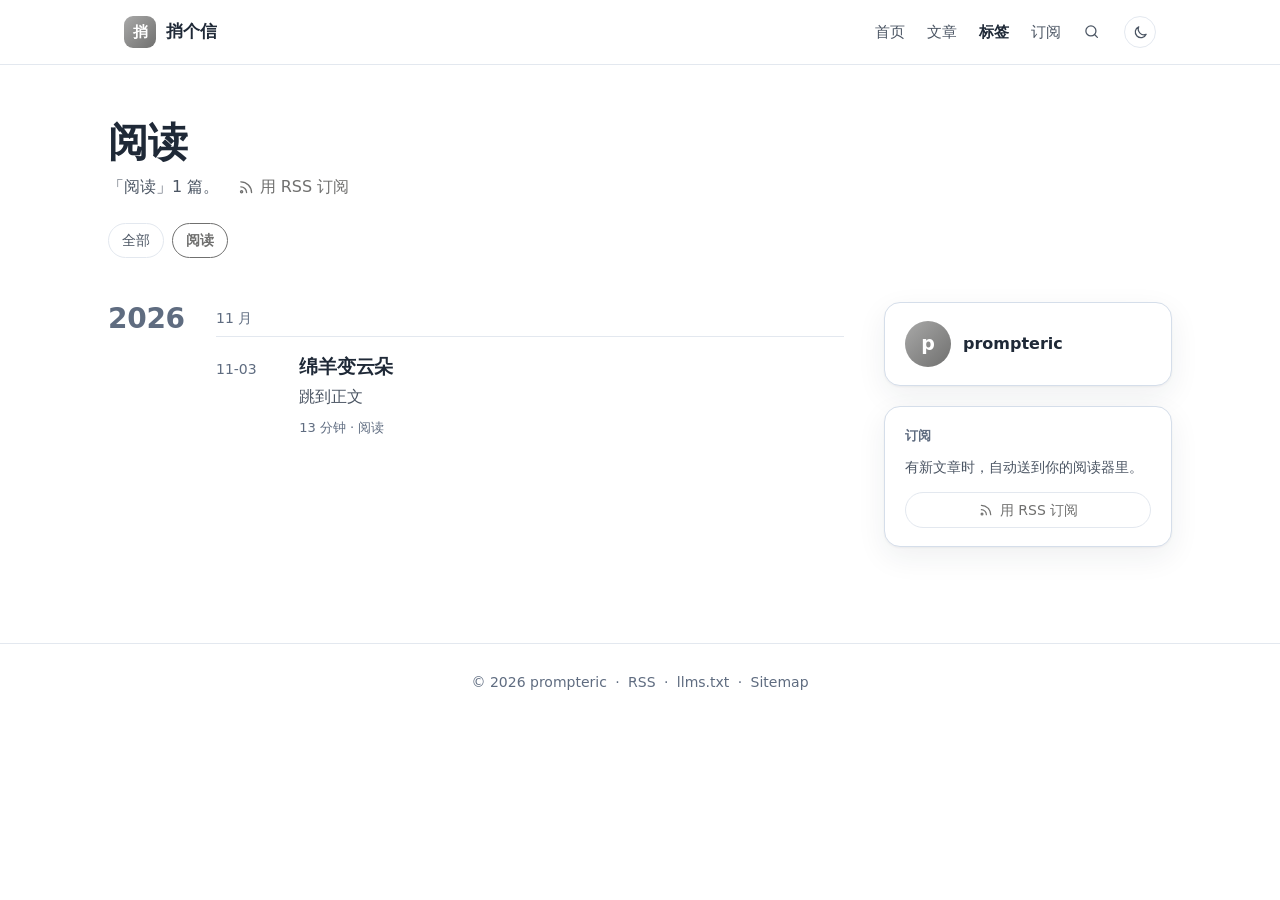
<file: tags/阅读/index.html>
<!doctype html>
<html lang="zh-CN">
<head>
<meta charset="utf-8">
<meta name="viewport" content="width=device-width, initial-scale=1">
<script>(function(){var r=document.documentElement;r.classList.add('js');try{if(localStorage.getItem('theme')==='dark')r.dataset.theme='dark'}catch(e){}})();</script>
<title>阅读 · 捎个信</title>
<meta name="description" content="捎个信 · 标签 · 阅读">
<meta name="robots" content="index, follow, max-image-preview:large, max-snippet:-1">
<link rel="canonical" href="https://prompteric.github.io/tags/%E9%98%85%E8%AF%BB/">
<link rel="alternate" type="application/atom+xml" title="捎个信" href="/feed.xml">
<meta property="og:site_name" content="捎个信">
<meta property="og:locale" content="zh_CN">
<meta property="og:type" content="website">
<meta property="og:title" content="阅读">
<meta property="og:description" content="捎个信 · 标签 · 阅读">
<meta property="og:url" content="https://prompteric.github.io/tags/%E9%98%85%E8%AF%BB/">
<meta name="twitter:card" content="summary">
<link rel="stylesheet" href="/style.css">
<style>:root { --accent: #70706f; --on-accent: #ffffff; --tint: #f4f4f4; } :root[data-theme="dark"] { --accent: #fcfbf8; --on-accent: #0a0a0a; --tint: #313130; }</style>
<script src="/script.js" defer></script>
</head>
<body data-copy-link="复制段落链接" data-copied="已复制段落链接" data-xref="引用" data-xref-jump="跳到原文" data-xref-back="回到引用处" data-xref-close="关闭">
<a class="skip" href="#main">跳到正文</a>
<header class="site-header"><div class="wrap">
<a class="brand" href="/"><span class="avatar initial" aria-hidden="true">捎</span><span>捎个信</span></a>
<nav class="site-nav" aria-label="首页"><a href="/">首页</a><a href="/archive/">文章</a><a href="/tags/" aria-current="page">标签</a><a href="/subscribe/">订阅</a><a href="/search/" aria-label="搜索" title="搜索"><svg class="i" viewBox="0 0 24 24" aria-hidden="true"><circle cx="11" cy="11" r="7"/><path d="M20 20l-3.6-3.6"/></svg></a></nav>

<button class="theme" type="button" data-light="切换到浅色" data-dark="切换到深色" aria-label="切换到深色" title="切换到深色"><svg class="i moon" viewBox="0 0 24 24" aria-hidden="true"><path d="M20 14.5A8 8 0 0 1 9.5 4a8 8 0 1 0 10.5 10.5z"/></svg><svg class="i sun" viewBox="0 0 24 24" aria-hidden="true"><circle cx="12" cy="12" r="4"/><path d="M12 2.5v2M12 19.5v2M2.5 12h2M19.5 12h2M5.3 5.3l1.4 1.4M17.3 17.3l1.4 1.4M5.3 18.7l1.4-1.4M17.3 6.7l1.4-1.4"/></svg></button>
</div></header>
<main id="main">
<div class="wrap list-head">
<h1>阅读</h1>
<p class="sub"><span>「阅读」1 篇。</span><a href="/feed.xml"><svg class="i" viewBox="0 0 24 24" aria-hidden="true"><path d="M5 5a14 14 0 0 1 14 14M5 11.5a7.5 7.5 0 0 1 7.5 7.5"/><circle cx="6" cy="18" r="1.4"/></svg>用 RSS 订阅</a></p>
<nav class="tag-bar" aria-label="按标签看"><a href="/archive/">全部</a><a href="/tags/%E9%98%85%E8%AF%BB/" aria-current="page">阅读</a></nav></div>
<div class="wrap list-page">
<div class="years">
<section class="year"><h2>2026</h2><div><h3 class="month">11 月</h3><article class="row"><time datetime="2026-11-03T08:26:51.170Z">11-03</time><div><h3><a href="/posts/%E7%BB%B5%E7%BE%8A%E5%8F%98%E4%BA%91%E6%9C%B5/">绵羊变云朵</a></h3><p>跳到正文</p><span class="meta">13 分钟 · <a href="/tags/%E9%98%85%E8%AF%BB/" rel="tag">阅读</a></span></div></article></div></section>
</div>
<aside class="side list-side">
<section class="box me"><span class="avatar initial" aria-hidden="true">p</span><div><b>prompteric</b></div></section>
<section class="box sub-box"><h2>订阅</h2><p>有新文章时，自动送到你的阅读器里。</p><a class="button" href="/subscribe/"><svg class="i" viewBox="0 0 24 24" aria-hidden="true"><path d="M5 5a14 14 0 0 1 14 14M5 11.5a7.5 7.5 0 0 1 7.5 7.5"/><circle cx="6" cy="18" r="1.4"/></svg>用 RSS 订阅</a></section>
</aside>
</div>
</main>
<footer class="site-footer"><div class="wrap">
<span>© 2026 prompteric</span><a href="/feed.xml">RSS</a><a href="/llms.txt">llms.txt</a><a href="/sitemap.xml">Sitemap</a>
</div></footer>
</body>
</html>
</file>
<file: style.css>
/* White by default; the header button switches to dark, remembered per browser (data-theme on <html>). */
:root { color-scheme: light; --text: #1f2937; --muted: #4b5563; --soft: #5f6c80; --accent: #2563eb; --on-accent: #fff; --line: #e3e8ef; --edge: #d5deea; --bg: #fff; --card: #fff; --tint: #eff6ff; --dot: #c6d3e6; --mark: rgba(255, 230, 0, .5); --code-bg: #f4f6fa;
  --shadow: 0 1px 2px rgb(31 41 55 / .05), 0 10px 30px rgb(31 41 55 / .07); --ease: cubic-bezier(.16, 1, .3, 1); }
:root[data-theme="dark"] { color-scheme: dark; --text: #ededed; --muted: #a3a3a3; --soft: #8c8c8c; --accent: #6ea8fe; --on-accent: #0a0a0a; --line: #242424; --edge: #303030; --bg: #0a0a0a; --card: #151515; --tint: #111b2c; --dot: #2a2a2a; --mark: rgba(255, 214, 0, .3); --code-bg: #171717;
  --shadow: 0 1px 2px rgb(0 0 0 / .5), 0 10px 30px rgb(0 0 0 / .6); }
* { box-sizing: border-box; }
html { -webkit-text-size-adjust: 100%; }
body { margin: 0; background: var(--bg); color: var(--text); font: 16px/1.75 system-ui, -apple-system, "PingFang SC", "Microsoft YaHei", "Noto Sans CJK SC", sans-serif; }
a { color: var(--accent); text-underline-offset: 3px; }
h1, h2, h3, .brand { font-weight: 650; letter-spacing: -.01em; }
img { max-width: 100%; height: auto; }
.skip { position: absolute; left: -999px; }
.skip:focus { left: 16px; top: 8px; z-index: 10; background: var(--card); padding: 4px 10px; border-radius: 6px; }
.wrap { max-width: 1080px; margin: 0 auto; padding: 0 24px; }

/* Header and footer */
.site-header { border-bottom: 1px solid var(--line); background: color-mix(in srgb, var(--bg) 92%, transparent); position: sticky; top: 0; z-index: 5; backdrop-filter: blur(8px); }
.site-header .wrap { display: flex; align-items: center; gap: 24px; min-height: 64px; }
.brand { display: flex; align-items: center; gap: 10px; font-weight: 650; font-size: 17px; color: var(--text); text-decoration: none; margin-right: auto; min-width: 0; }
.brand span { overflow: hidden; text-overflow: ellipsis; white-space: nowrap; }
.site-nav { display: flex; align-items: center; gap: 22px; font-size: 15px; }
.site-nav a { color: var(--muted); text-decoration: none; padding: 6px 0; transition: color .2s; white-space: nowrap; }
.site-nav a:hover, .site-nav a[aria-current] { color: var(--text); }
.site-nav a[aria-current] { font-weight: 600; }
svg.i { width: 1.15em; height: 1.15em; fill: none; stroke: currentColor; stroke-width: 1.75; stroke-linecap: round; stroke-linejoin: round; vertical-align: -.2em; flex: none; }
.theme { display: none; width: 32px; height: 32px; place-items: center; flex: none; border: 1px solid var(--line); border-radius: 999px; padding: 0; background: var(--card); color: var(--muted); cursor: pointer; font: inherit; transition: color .2s, border-color .2s; }
.js .theme { display: grid; }
.theme:hover, .theme:focus-visible { color: var(--accent); border-color: var(--accent); }
.theme svg.i { width: 17px; height: 17px; vertical-align: 0; }
.theme .sun, [data-theme="dark"] .theme .moon { display: none; }
[data-theme="dark"] .theme .sun { display: block; }
:focus-visible { outline: 2px solid var(--accent); outline-offset: 3px; }
/* Controls that work only with script.js (copy, share, cite, the dock) stay out of a page read
   without it, and out of the editor's preview, which leaves script.js out. script.js sets .scripted. */
html:not(.scripted) .js-only { display: none !important; }
.dots { background: var(--bg) radial-gradient(circle, var(--dot) 1.2px, transparent 1.6px) 0 0 / 28px 28px; }
.site-footer { border-top: 1px solid var(--line); margin-top: 96px; color: var(--soft); font-size: 14px; text-align: center; }
.site-footer .wrap { display: flex; justify-content: center; gap: 4px 0; flex-wrap: wrap; padding-top: 26px; padding-bottom: 34px; }
.site-footer .wrap > * + *::before { content: "·"; margin: 0 .6em; color: var(--soft); }
.site-footer a { color: var(--soft); text-decoration: none; }
.site-footer a:hover { color: var(--text); }

/* Avatars and covers */
.avatar { border-radius: 50%; object-fit: cover; flex-shrink: 0; }
.avatar.initial { display: inline-grid; place-items: center; background: linear-gradient(135deg, color-mix(in srgb, var(--accent) 60%, white), var(--accent)); color: var(--on-accent); font-weight: 700; }
.brand .avatar { width: 32px; height: 32px; font-size: 15px; border-radius: 9px; }
.cover { display: block; width: 100%; object-fit: cover; border-radius: 12px; background: var(--tint); }
.cover.placeholder { background: radial-gradient(circle at 78% 28%, #ffffff55 0 16%, transparent 17%), radial-gradient(circle at 18% 82%, #ffffff33 0 11%, transparent 12%),
  linear-gradient(135deg, hsl(var(--hue) 18% 86%), hsl(var(--hue) 12% 62%) 60%, hsl(var(--hue) 10% 40%)); }

/* Shared bits */
.meta { color: var(--muted); font-size: 14px; margin: 0; }
.tag { display: inline-block; font-size: 13px; line-height: 1.6; color: var(--accent); background: var(--tint); border-radius: 999px; padding: 0 10px; margin: 0 4px 4px 0; text-decoration: none; }
.tags { margin: 6px 0 0; }
.section-title { font-size: 13px; font-weight: 600; letter-spacing: .14em; color: var(--muted); margin: 40px 0 8px; }
.box { background: var(--card); border: 1px solid var(--line); border-radius: 14px; padding: 18px 20px; margin-bottom: 20px; }
.box h2 { font-size: 15px; margin: 0 0 10px; }
.box p { margin: 0 0 8px; font-size: 14px; color: var(--muted); }
.button { display: inline-block; border: 1px solid var(--line); border-radius: 999px; padding: 5px 16px; color: var(--accent); text-decoration: none; font-size: 14px; background: var(--card); }
.links { display: flex; gap: 6px 16px; flex-wrap: wrap; margin: 10px 0 0; font-size: 14px; }

/* Home */
.hero { display: flex; gap: 28px; align-items: center; padding: 56px 0 16px; }
.hero .avatar { width: 96px; height: 96px; font-size: 36px; }
.hero h1 { margin: 0 0 6px; font-size: 34px; line-height: 1.3; }
.hero .lead { margin: 0; font-size: 17px; color: var(--muted); max-width: 640px; }
.hero .byline { margin: 8px 0 0; font-size: 14px; color: var(--muted); }
.featured { display: grid; grid-template-columns: 1.4fr 1fr; gap: 22px; }
.featured .stack { display: grid; gap: 22px; align-content: start; }
.featured > .card { display: flex; flex-direction: column; }
.featured > .card .cover { flex: 1; aspect-ratio: auto; min-height: 240px; }
.card { background: var(--card); border: 1px solid var(--line); border-radius: 16px; overflow: hidden; position: relative; transition: transform .15s, box-shadow .15s; }
.card:hover { transform: translateY(-2px); box-shadow: 0 10px 30px #211e1c1a; }
.card .cover { border-radius: 0; aspect-ratio: 16 / 9; }
.featured .stack .cover { aspect-ratio: 21 / 8; }
.card .body { padding: 16px 20px 18px; }
.card h3 { margin: 6px 0; font-size: 20px; line-height: 1.4; }
.featured .stack h3 { font-size: 17px; }
.card h3 a { color: var(--text); text-decoration: none; }
.card h3 a::after { content: ""; position: absolute; inset: 0; }
.card p { margin: 0; color: var(--muted); font-size: 14px; }
.card .tags { position: relative; z-index: 1; }
.home-grid { display: grid; grid-template-columns: minmax(0, 1fr) 280px; gap: 48px; }
.sidebar { padding-top: 76px; }
.more { text-align: center; margin: 28px 0 0; }

/* Post lists */
.post-list { list-style: none; padding: 0; margin: 0; }
.post-item { display: grid; grid-template-columns: minmax(0, 1fr); gap: 20px; padding: 22px 0; border-bottom: 1px solid var(--line); }
.post-item.has-cover { grid-template-columns: minmax(0, 1fr) 168px; }
.post-item .cover { aspect-ratio: 4 / 3; }
.post-item h2, .post-item h3 { margin: 2px 0 6px; font-size: 19px; line-height: 1.45; }
.post-item h2 a, .post-item h3 a { color: var(--text); text-decoration: none; }
.post-item h2 a:hover, .post-item h3 a:hover { color: var(--accent); }
.post-item .excerpt { margin: 0; color: var(--muted); font-size: 15px; }
.tag-cloud { list-style: none; padding: 0; margin: 0; display: flex; flex-wrap: wrap; gap: 4px 0; }
.tag-cloud a { margin-right: 14px; color: var(--muted); text-decoration: none; font-size: 14px; }
.tag-cloud a:hover { color: var(--accent); }
.tag-cloud span { color: var(--accent); font-weight: 600; margin-left: 3px; }
.listing { max-width: 760px; margin: 0 auto; }
.listing > h1 { font-size: 30px; margin: 48px 0 4px; }
.listing > .meta { margin-bottom: 12px; }
/* The post list (and each tag's): tags along the top, featured posts on a dot-grid band, then the
   posts by year and month, with a short side (author, series, subscribe). */
.list-head { max-width: 1112px; padding-top: 52px; }
.list-head h1 { font-size: 40px; margin: 0; line-height: 1.25; }
.list-head .sub { color: var(--muted); margin: 6px 0 0; display: flex; flex-wrap: wrap; gap: 4px 18px; align-items: center; }
.list-head .sub a { display: inline-flex; align-items: center; gap: 4px; text-decoration: none; }
.tag-bar { display: flex; flex-wrap: wrap; gap: 8px; margin-top: 22px; }
.tag-bar a { font-size: 14px; border: 1px solid var(--line); border-radius: 999px; padding: 4px 13px; color: var(--muted); background: var(--card); text-decoration: none; transition: color .2s, border-color .2s; }
.tag-bar a:hover { color: var(--text); border-color: var(--edge); }
.tag-bar a span { color: var(--soft); margin-left: 4px; }
.tag-bar [aria-current] { border-color: var(--accent); color: var(--accent); font-weight: 600; }
.tag-bar [aria-current] span { color: inherit; }
.board-band { margin-top: 32px; border-block: 1px solid var(--line); padding: 32px 0 40px; }
.board-band .wrap { max-width: 1112px; }
.board-band .label { color: var(--soft); font-size: 14px; margin: 0 0 14px; }
.board-band .in { display: grid; grid-template-columns: repeat(2, minmax(0, 1fr)); gap: 22px; }
.board-card { display: grid; grid-template-rows: auto 1fr; overflow: hidden; background: var(--card); border: 1px solid var(--edge); border-radius: 16px; box-shadow: var(--shadow); color: var(--text); text-decoration: none; transition: transform .25s var(--ease), border-color .2s; }
.board-card:hover { transform: translateY(-2px); border-color: var(--accent); }
.board-card:nth-child(1) { rotate: -.5deg; }
.board-card:nth-child(2) { rotate: .6deg; }
.board-card .cover { height: 132px; border-radius: 0; border-bottom: 1px solid var(--line); }
.board-card .body { padding: 16px 22px 20px; }
.board-card h2 { font-size: 22px; margin: 2px 0 6px; line-height: 1.35; transition: color .2s; }
.board-card:hover h2 { color: var(--accent); }
.board-card p { color: var(--muted); margin: 0; }
.board-card .meta { display: block; font-size: 13px; color: var(--soft); }
.board-card p + .meta { margin-top: 8px; }
.list-page { max-width: 1112px; display: grid; grid-template-columns: minmax(0, 1fr) 288px; gap: 40px; align-items: start; }
.year { display: grid; grid-template-columns: 88px minmax(0, 1fr); gap: 0 20px; padding-top: 44px; }
.year > h2 { font-size: 28px; font-weight: 650; color: var(--soft); line-height: 1.2; position: sticky; top: 84px; align-self: start; margin: 0; }
.month { color: var(--soft); font-size: 14px; font-weight: 400; padding: 14px 0 6px; margin: 0; letter-spacing: 0; }
.year .month:first-child { padding-top: 4px; }
.row { display: grid; grid-template-columns: 4.2em minmax(0, 1fr); gap: 0 16px; padding: 16px 0; border-top: 1px solid var(--line); }
.row.has-cover { grid-template-columns: 4.2em minmax(0, 1fr) 136px; }
.row time { color: var(--soft); font-size: 14px; padding-top: 4px; font-variant-numeric: tabular-nums; }
.row h3 { font-size: 19px; line-height: 1.45; margin: 0; }
.row h3 a { color: var(--text); text-decoration: none; transition: color .2s; }
.row h3 a:hover { color: var(--accent); }
.row p { color: var(--muted); margin: 2px 0 0; max-width: 60ch; display: -webkit-box; -webkit-line-clamp: 3; line-clamp: 3; -webkit-box-orient: vertical; overflow: hidden; }
.row .meta { display: block; margin-top: 6px; font-size: 13px; color: var(--soft); }
.row .meta a { color: var(--soft); text-decoration: none; }
.row .meta a:hover { color: var(--accent); }
.row .cover { width: 136px; height: 88px; margin-top: 4px; border: 1px solid var(--line); border-radius: 10px; }
.list-side { margin-top: 44px; }
.list-side h2 { font-size: 13px; color: var(--soft); font-weight: 600; letter-spacing: 0; margin: 0 0 8px; }
.list-side .me .stat { grid-column: 1 / -1; margin: 10px 0 0; padding-top: 12px; border-top: 1px solid var(--line); font-size: 13px; color: var(--soft); }
.list-side .me .stat b { font-size: 17px; color: var(--text); font-variant-numeric: tabular-nums; }
.series-box ol { list-style: none; margin: 0; padding: 0; }
.series-box li { display: flex; justify-content: space-between; gap: 12px; padding: 7px 0; border-top: 1px solid var(--line); font-size: 15px; }
.series-box li:first-child { border-top: 0; padding-top: 0; }
.series-box a { color: var(--text); text-decoration: none; }
.series-box a:hover { color: var(--accent); }
.series-box span { color: var(--soft); font-size: 13px; white-space: nowrap; }
.sub-box p { font-size: 14px; color: var(--muted); margin: 0 0 12px; }
.sub-box .button { display: flex; align-items: center; justify-content: center; gap: 6px; width: 100%; }
.tag-index { list-style: none; padding: 0; display: grid; grid-template-columns: repeat(auto-fill, minmax(180px, 1fr)); gap: 12px; }
.tag-index a { display: flex; justify-content: space-between; border: 1px solid var(--line); border-radius: 12px; padding: 10px 16px; text-decoration: none; background: var(--card); }
.tag-index span { color: var(--muted); font-size: 14px; }

/* Post: a sheet of paper on the dot-grid desk, with a short side (author, then contents) that
   stays in view. Inside the sheet the text runs about 38 characters a line (768 less 2 x 60). */
.desk { padding: 28px 24px 0; }
.post-wrap { max-width: 1112px; margin: 0 auto; display: grid; grid-template-columns: minmax(0, 768px) 288px; gap: 28px; justify-content: center; align-items: start; }
.post-wrap.single { grid-template-columns: minmax(0, 768px); }
.sheet { min-width: 0; background: var(--card); border: 1px solid var(--edge); border-radius: 18px; box-shadow: var(--shadow); padding: 40px 60px 36px; }
.crumbs { font-size: 14px; color: var(--soft); }
.crumbs a { color: var(--soft); text-decoration: none; }
.crumbs a:hover { color: var(--accent); }
.crumbs span { margin: 0 6px; }
.post h1 { font-size: 38px; line-height: 1.28; margin: 12px 0 16px; text-wrap: balance; }
.by { display: flex; align-items: center; gap: 12px; padding-bottom: 18px; border-bottom: 1px solid var(--line); }
.by .avatar { width: 40px; height: 40px; font-size: 17px; }
.by b { display: block; font-weight: 600; line-height: 1.3; }
.by .meta, .by .count { font-size: 13px; color: var(--soft); }
.by .count { margin: 0 0 0 auto; text-align: right; }
.post > .cover { margin: 22px 0 4px; max-height: 420px; }
.summary { margin: 18px 0 0; background: var(--tint); border-radius: 12px; padding: 14px 18px; }
.summary strong { color: var(--accent); margin-right: 6px; }
.summary p { display: inline; margin: 0; }
.series, .toc-in { margin: 12px 0 0; border: 1px solid var(--line); border-radius: 12px; padding: 11px 18px; font-size: 15px; }
.series summary, .toc-in summary { cursor: pointer; color: var(--muted); list-style: none; display: flex; justify-content: space-between; gap: 12px; }
.series summary::-webkit-details-marker, .toc-in summary::-webkit-details-marker { display: none; }
.series summary b { color: var(--text); font-weight: 600; }
.series ol { margin: 10px 0 2px 1.3em; padding: 0; color: var(--muted); line-height: 2; }
.series a { color: var(--muted); text-decoration: none; }
.series a:hover { color: var(--accent); }
.series [aria-current] { color: var(--text); font-weight: 600; }
.toc-in { display: none; }
.toc-in ol { list-style: none; margin: 8px 0 4px; padding: 0; line-height: 1.9; }
.toc-in a { color: var(--muted); text-decoration: none; }
.toc-in .depth-1 { padding-left: 1.2em; }
.toc-in .depth-2 { padding-left: 2.4em; }
.toc-in a.active { color: var(--accent); font-weight: 600; }
.content { margin-top: 30px; font-size: 17px; line-height: 1.9; overflow-wrap: break-word; }
.content > :first-child { margin-top: 0; }
.content h2, .content h3, .content h4, .content h5, .content h6 { line-height: 1.4; margin: 1.8em 0 .6em; scroll-margin-top: 90px; text-wrap: balance; }
.content h2 { font-size: 1.41em; margin-top: 2em; }
.content h2::after { content: ""; display: block; width: 28px; height: 3px; border-radius: 3px; background: var(--accent); margin-top: 8px; }
.content h3 { font-size: 1.18em; }
.content p { text-wrap: pretty; }
.content p, .content li { scroll-margin-top: 90px; }
.content [id] { position: relative; }
/* The paragraph link: in the sheet's right margin, shown on hover; it copies the paragraph's address. */
.content .anchor { position: absolute; right: -40px; top: .15em; width: 26px; height: 26px; display: grid; place-items: center; border-radius: 6px; color: var(--soft); text-decoration: none; opacity: 0; transition: opacity .2s; font-weight: 400; }
.content .anchor svg.i { width: 15px; height: 15px; vertical-align: 0; }
.content :hover > .anchor, .content .anchor:focus-visible { opacity: 1; }
.content .anchor:hover { color: var(--accent); }
.content img { border-radius: 8px; display: block; margin: 1.2em auto; }
mark { background: linear-gradient(var(--mark), var(--mark)) 0 0 / 100% 100% no-repeat; color: inherit; padding: 0 2px; border-radius: 2px; }
/* The highlighter's other tones (content-schema highlightTint), on white and dark. */
mark.hl-orange { --mark: light-dark(rgba(255, 160, 50, .42), rgba(255, 150, 40, .3)); }
mark.hl-pink { --mark: light-dark(rgba(255, 110, 180, .36), rgba(255, 110, 180, .3)); }
mark.hl-purple { --mark: light-dark(rgba(170, 130, 255, .38), rgba(170, 130, 255, .32)); }
mark.hl-blue { --mark: light-dark(rgba(80, 160, 255, .34), rgba(80, 160, 255, .32)); }
mark.hl-green { --mark: light-dark(rgba(60, 200, 110, .34), rgba(60, 200, 110, .28)); }
code { font-family: ui-monospace, "Cascadia Code", SFMono-Regular, Menlo, Consolas, monospace; font-size: .88em; background: var(--code-bg); padding: 1px 5px; border-radius: 5px; }
pre { overflow-x: auto; padding: 16px 18px; border-radius: 12px; border: 1px solid var(--line); background: var(--code-bg); line-height: 1.7; font-size: 14px; }
math { font-size: 1.12em; }
.math-block { overflow-x: auto; margin: 1.2em 0; padding: 4px 0; text-align: center; }
.math-block math { font-size: 1.2em; }
pre code { background: none; padding: 0; font-size: inherit; }
/* Code colours, the editor's (packages/site codeGrammars.ts colours it as the page renders): blue, purple and orange, grey comments. */
pre .hljs-keyword, pre .hljs-built_in, pre .hljs-literal, pre .hljs-selector-tag, pre .hljs-operator { color: light-dark(#1d4ed8, #7aa7ff); }
pre .hljs-type, pre .hljs-class, pre .hljs-title.class_, pre .hljs-variable.language_, pre .hljs-selector-pseudo { color: light-dark(#6d28d9, #c4b5fd); }
pre .hljs-string, pre .hljs-regexp, pre .hljs-char.escape_, pre .hljs-template-variable, pre .hljs-addition { color: light-dark(#b45309, #fdba74); }
pre .hljs-number, pre .hljs-symbol, pre .hljs-bullet { color: light-dark(#c2410c, #fb923c); }
pre .hljs-comment, pre .hljs-quote { color: light-dark(#7a8494, #7c7c7c); font-style: italic; }
pre .hljs-title, pre .hljs-title.function_, pre .hljs-section { color: light-dark(#0e7490, #67e8f9); }
pre .hljs-name, pre .hljs-selector-id, pre .hljs-selector-class { color: light-dark(#1e40af, #93c5fd); }
pre .hljs-attr, pre .hljs-attribute, pre .hljs-property, pre .hljs-params, pre .hljs-variable, pre .hljs-template-tag { color: light-dark(#7c3aed, #d8b4fe); }
pre .hljs-meta, pre .hljs-doctag, pre .hljs-subst { color: light-dark(#64748b, #a3a3a3); }
pre .hljs-deletion { color: light-dark(#be123c, #fb7185); }
pre .hljs-strong { font-weight: 600; }
pre .hljs-emphasis { font-style: italic; }
pre.mermaid { background: none; border: 0; text-align: center; line-height: 1.4; font-family: inherit; }
pre.mermaid svg { max-width: 100%; height: auto; }
blockquote { margin: 1.2em 0; padding: 2px 18px; border-left: 3px solid var(--edge); color: var(--muted); }
aside.callout { margin: 1.2em 0; padding: 4px 18px; border: 1px solid color-mix(in srgb, var(--accent) 30%, var(--line)); background: color-mix(in srgb, var(--tint) 70%, transparent); border-radius: 12px; font-size: 16px; }
table { border-collapse: collapse; display: block; overflow-x: auto; font-size: 15px; font-variant-numeric: tabular-nums; }
th, td { border-bottom: 1px solid var(--line); padding: 9px 12px; text-align: left; }
th { color: var(--soft); font-weight: 600; border-bottom-color: var(--edge); }
li.task { list-style: none; margin-left: -1.3em; }
hr { border: 0; border-top: 1px solid var(--line); margin: 2.4em 0; }
:target { background: color-mix(in srgb, var(--mark) 55%, transparent); border-radius: 4px; }
/* The end of the article: tags, then what a reader can do with it. */
.end { margin-top: 40px; }
.end .done { display: flex; align-items: center; gap: 14px; color: var(--soft); font-size: 13px; margin: 0; }
.end .done::before, .end .done::after { content: ""; flex: 1; height: 1px; background: var(--line); }
.chips { display: flex; flex-wrap: wrap; gap: 8px; margin-top: 22px; }
.chips a { font-size: 14px; color: var(--accent); background: var(--tint); border: 1px solid transparent; border-radius: 999px; padding: 3px 12px; text-decoration: none; transition: border-color .2s; }
.chips a:hover { border-color: var(--accent); }
.post-actions { margin-top: 26px; }
.post-actions[hidden] { display: none; }
.post-actions + .acts { margin-top: 12px; }
.acts { display: flex; justify-content: center; gap: 10px; margin-top: 26px; flex-wrap: wrap; }
.acts button, .acts a { display: inline-flex; flex-direction: column; align-items: center; gap: 4px; min-width: 76px; padding: 10px 8px; border-radius: 12px; font: inherit; font-size: 13px; color: var(--muted); background: none; border: 1px solid transparent; cursor: pointer; text-decoration: none; transition: color .2s, border-color .2s, background .2s; }
.acts button:hover, .acts a:hover, .acts [aria-expanded="true"] { color: var(--accent); border-color: var(--line); background: var(--tint); }
.acts svg.i { width: 22px; height: 22px; vertical-align: 0; }
.panel { margin-top: 14px; border: 1px solid var(--line); border-radius: 12px; padding: 14px 16px; font-size: 14px; color: var(--soft); }
.panel[hidden] { display: none; }
.panel p { margin: 0; }
.cite-row { display: flex; gap: 10px; align-items: center; margin-top: 6px; }
.cite-row code { flex: 1; min-width: 0; overflow-x: auto; white-space: nowrap; display: block; padding: 7px 12px; border: 1px solid var(--line); border-radius: 8px; background: var(--bg); color: var(--muted); font-size: 13px; }
.small-btn { font: inherit; font-size: 13px; color: var(--accent); background: var(--card); border: 1px solid var(--accent); border-radius: 999px; padding: 5px 14px; cursor: pointer; white-space: nowrap; }
.small-btn:hover { background: var(--tint); }
/* The side: who wrote it, then the contents, which stays in view. */
.side { display: grid; gap: 20px; position: sticky; top: 84px; }
.side .box { border-color: var(--edge); border-radius: 16px; box-shadow: var(--shadow); margin: 0; }
.me { display: grid; grid-template-columns: auto minmax(0, 1fr); gap: 4px 12px; align-items: center; }
.me .avatar { width: 46px; height: 46px; font-size: 19px; }
.me b { font-size: 16px; }
.me b a { color: var(--text); text-decoration: none; }
.me div p { font-size: 13px; color: var(--muted); line-height: 1.5; margin: 2px 0 0; }
.me .links { grid-column: 1 / -1; margin: 10px 0 0; padding-top: 12px; border-top: 1px solid var(--line); font-size: 13px; gap: 6px 14px; }
.me .links a { display: inline-flex; align-items: center; gap: 4px; text-decoration: none; }
.side .toc h2 { font-size: 13px; color: var(--soft); font-weight: 600; letter-spacing: 0; margin: 0 0 8px; }
.side .toc ol { list-style: none; margin: 0; padding: 0; border-left: 1px solid var(--line); font-size: 14px; max-height: calc(100vh - 340px); overflow-y: auto; }
.side .toc a { display: block; padding: 4px 0 4px 14px; margin-left: -1px; border-left: 2px solid transparent; color: var(--muted); text-decoration: none; line-height: 1.5; transition: color .2s; }
.side .toc .depth-1 a { padding-left: 26px; }
.side .toc .depth-2 a { padding-left: 38px; }
.side .toc a:hover { color: var(--text); }
.side .toc a.active { color: var(--accent); border-left-color: var(--accent); font-weight: 600; }
/* Before and after: in the sheet's column, under it. */
.pn { grid-column: 1; display: grid; grid-template-columns: 1fr 1fr; gap: 16px; margin-top: -8px; }
.pn a { grid-column: 1; background: var(--card); border: 1px solid var(--edge); border-radius: 14px; padding: 14px 18px; text-decoration: none; color: var(--text); transition: border-color .2s; }
.pn a.next { grid-column: 2; text-align: right; }
.pn a:hover { border-color: var(--accent); }
.pn span { display: flex; align-items: center; gap: 4px; font-size: 13px; color: var(--soft); }
.pn .next span { justify-content: flex-end; }
.pn b { display: block; font-weight: 600; margin-top: 2px; }
/* Read next: cards hanging from one line, each branch saying why it is related. */
.related { margin: 56px -24px 0; border-top: 1px solid var(--line); padding: 44px 24px 56px; background: var(--bg); }
.related h2 { max-width: 960px; margin: 0 auto; font-size: 22px; }
.related > p { max-width: 960px; margin: 4px auto 0; color: var(--muted); }
.tree { list-style: none; max-width: 960px; margin: 36px auto 0; padding: 58px 0 0; display: grid; grid-template-columns: repeat(3, minmax(0, 1fr)); gap: 24px; position: relative; }
.tree::before { content: ""; position: absolute; top: 0; left: calc(100% / 6); right: calc(100% / 6); height: 2px; background: var(--accent); opacity: .75; border-radius: 2px; }
.tree:has(> li:only-child)::before { display: none; }
.tree:has(> li:nth-child(2):last-child)::before { right: 50%; }
.tree > li { position: relative; }
.tree > li::before { content: ""; position: absolute; left: calc(50% - 1px); bottom: 100%; width: 2px; height: 58px; background: var(--accent); opacity: .75; }
.tree a { display: block; height: 100%; background: var(--card); border: 1px solid var(--edge); border-radius: 14px; padding: 18px 20px; box-shadow: var(--shadow); color: var(--text); text-decoration: none; transition: transform .25s var(--ease), border-color .2s; }
.tree a:hover { transform: translateY(-2px); border-color: var(--accent); }
.tree li:nth-child(1) a { rotate: -.6deg; }
.tree li:nth-child(3) a { rotate: .5deg; }
.pill { position: absolute; left: 50%; top: -44px; translate: -50% 0; z-index: 1; white-space: nowrap; font-size: 13px; font-weight: 600; color: var(--accent); background: var(--card); border: 1px solid color-mix(in srgb, var(--accent) 45%, var(--edge)); border-radius: 999px; padding: 2px 12px; }
.tree h3 { font-size: 18px; margin: 2px 0 4px; line-height: 1.4; }
.tree p { color: var(--muted); font-size: 15px; margin: 0; display: -webkit-box; -webkit-line-clamp: 3; line-clamp: 3; -webkit-box-orient: vertical; overflow: hidden; }
.tree .meta { display: block; font-size: 13px; color: var(--soft); }
/* A small dock: the contents on tablets, and back to top; it appears once the page has scrolled. */
.dock { position: fixed; right: 20px; bottom: 24px; display: grid; gap: 8px; z-index: 8; opacity: 0; pointer-events: none; transition: opacity .25s; }
.dock.show { opacity: 1; pointer-events: auto; }
.dock a { width: 40px; height: 40px; display: grid; place-items: center; border-radius: 12px; background: var(--card); border: 1px solid var(--edge); box-shadow: var(--shadow); color: var(--muted); }
.dock a:hover { color: var(--accent); border-color: var(--accent); }
.dock svg.i { vertical-align: 0; }
.dock .toc-btn { display: none; }

/* Search */
.search-form { display: flex; gap: 10px; margin: 16px 0 8px; }
.search-form input { flex: 1; border: 1px solid var(--line); border-radius: 12px; padding: 10px 16px; font: inherit; font-size: 17px; background: var(--card); color: var(--text); }
.search-form button { border: 0; border-radius: 12px; padding: 0 20px; font: inherit; background: var(--accent); color: var(--on-accent); }
.search-status { color: var(--muted); font-size: 14px; }
/* The map at the top of the home page (graph.js draws it): always a night field. */
.graph-hero { --graph-mono: "JetBrains Mono", "SFMono-Regular", ui-monospace, Menlo, Consolas, monospace; position: relative; height: clamp(440px, 74vh, 700px); margin: 8px 0 12px; background: #010419; color: #e8ebff; border-radius: 6px; overflow: hidden; isolation: isolate; }
.graph-stage { position: absolute; inset: 0; }
.graph-canvas { display: block; touch-action: pan-y; cursor: grab; }
.graph-index { position: absolute; z-index: 1; left: 0; right: 0; bottom: 0; margin: 0; padding: 7px 16px; list-style: none; display: flex; gap: 18px; overflow-x: auto; white-space: nowrap; scrollbar-width: none; font: 12px/1.6 var(--graph-mono); background: rgba(4, 6, 26, .72); border-top: 1px solid rgba(110, 135, 255, .35); -webkit-backdrop-filter: blur(4px); backdrop-filter: blur(4px); }
.graph-index a { display: inline-flex; gap: 6px; color: #e8ebff; text-decoration: none; }
.graph-index a span:last-child { color: rgba(232, 235, 255, .5); }
.graph-index a:hover, .graph-index a:focus-visible, .graph-index a.active { color: #7cc4ff; outline: none; }
.graph-index a.active span:last-child { color: #7cc4ff; }
.graph-caption { position: absolute; z-index: 1; left: 16px; top: 14px; margin: 0; font: 11px var(--graph-mono); color: rgba(232, 235, 255, .5); pointer-events: none; }
.graph-tip { position: absolute; z-index: 2; left: 0; top: 0; display: grid; gap: 2px; max-width: 280px; padding: 5px 9px 6px; background: #0822b5; color: #fff; font-size: 13px; line-height: 1.45; pointer-events: none; }
.graph-tip strong { font-weight: 500; }
.graph-tip span { color: rgba(255, 255, 255, .7); font: 11px/1.5 var(--graph-mono); }
.graph-tip em { color: #7cc4ff; font-style: normal; font: 11px/1.5 var(--graph-mono); }
.graph-back { position: absolute; z-index: 2; right: 16px; top: 16px; padding: 5px 14px; border: 1px solid rgba(110, 135, 255, .6); border-radius: 999px; background: rgba(4, 6, 26, .8); color: #e8ebff; font: 12px var(--graph-mono); cursor: pointer; }
.graph-back:hover, .graph-back:focus-visible { border-color: #7cc4ff; color: #7cc4ff; outline: none; }
.graph-tip[hidden], .graph-back[hidden] { display: none; }
.toast { position: fixed; left: 50%; bottom: 24px; transform: translateX(-50%); background: var(--text); color: var(--bg); padding: 8px 16px; border-radius: 999px; font-size: 14px; z-index: 20; }

@media (max-width: 1199px) {
  .post-wrap { grid-template-columns: minmax(0, 768px); }
  .side { position: static; grid-template-columns: repeat(auto-fit, minmax(240px, 1fr)); }
  .side .toc { display: none; }
  .toc-in { display: block; }
  .dock .toc-btn { display: grid; }
  .content .anchor { right: auto; left: -34px; }
}
@media (max-width: 1023px) {
  .list-page { grid-template-columns: minmax(0, 1fr); }
  .list-side { position: static; grid-template-columns: repeat(auto-fit, minmax(240px, 1fr)); margin-top: 48px; }
}
@media (max-width: 960px) {
  .home-grid { grid-template-columns: minmax(0, 1fr); gap: 0; }
  .sidebar { padding-top: 24px; }
}
@media (max-width: 680px) {
  .wrap { padding: 0 16px; }
  .site-header .wrap { flex-wrap: wrap; gap: 4px 12px; padding-top: 10px; padding-bottom: 6px; min-height: 0; }
  .site-nav { width: 100%; order: 3; gap: 16px; overflow-x: auto; scrollbar-width: none; }
  .hero { flex-direction: column; align-items: flex-start; gap: 16px; padding-top: 32px; }
  .hero h1 { font-size: 26px; }
  .featured { grid-template-columns: minmax(0, 1fr); }
  .post-item.has-cover { grid-template-columns: minmax(0, 1fr) 96px; gap: 14px; }
  .post-item .excerpt { display: none; }
  .graph-hero { height: 520px; margin-left: -16px; margin-right: -16px; border-radius: 0; }
  .graph-caption { display: none; }
}
/* 文内引用: a link to another paragraph of the same post, shown in place by script.js. */
.content a.xref { text-decoration-style: dotted; position: relative; }
.content a.xref::before { content: ""; position: absolute; inset: -6px -4px; }
.xref-box { position: fixed; z-index: 40; top: 0; left: 0; width: min(420px, calc(100vw - 32px)); max-height: 360px; display: flex; flex-direction: column; box-sizing: border-box; background: var(--card); color: var(--text); border: 1px solid var(--line); border-radius: 12px; box-shadow: 0 12px 32px rgba(15, 23, 42, .16), 0 2px 6px rgba(15, 23, 42, .08); font-size: 15px; line-height: 1.7; }
.xref-box[hidden], .xref-backdrop[hidden], .xref-back[hidden] { display: none; }
.xref-body { overflow: auto; overscroll-behavior: contain; padding: 12px 16px 6px; min-height: 0; }
.xref-body:focus { outline: none; }
.xref-body:focus-visible { outline: 2px solid var(--accent); outline-offset: -2px; }
.xref-body > * { margin: 0 0 8px; }
.xref-body > :last-child { margin-bottom: 0; }
.xref-body h2, .xref-body h3, .xref-body h4, .xref-body h5, .xref-body h6 { font-size: 16px; line-height: 1.5; }
.xref-body img, .xref-body video { max-width: 100%; height: auto; }
.xref-body pre { overflow: auto; }
.xref-actions { display: flex; align-items: center; gap: 8px; flex: none; padding: 6px 8px 8px 16px; border-top: 1px solid var(--line); }
.xref-jump { margin-right: auto; border: 0; background: none; padding: 4px 0; color: var(--accent); font: inherit; font-size: 14px; cursor: pointer; }
.xref-jump:hover { text-decoration: underline; text-underline-offset: 3px; }
.xref-close { width: 32px; height: 32px; flex: none; border: 0; border-radius: 999px; background: none; color: var(--muted); font: inherit; font-size: 20px; line-height: 1; cursor: pointer; }
.xref-close:hover { background: var(--tint); color: var(--text); }
.xref-backdrop { position: fixed; inset: 0; z-index: 39; background: rgba(15, 23, 42, .32); }
.xref-box.sheet { top: auto !important; left: 0 !important; right: 0; bottom: 0; width: auto; max-height: 70dvh !important; border-width: 1px 0 0; border-radius: 16px 16px 0 0; padding-bottom: env(safe-area-inset-bottom); animation: xref-up .2s ease-out; }
.xref-box.sheet .xref-body { padding: 16px 16px 8px; }
.xref-box.sheet .xref-actions { padding: 10px 12px 12px 16px; }
.xref-box.sheet .xref-jump { flex: 1; margin: 0; padding: 10px 16px; border-radius: 999px; background: var(--accent); color: var(--on-accent); text-align: center; }
.xref-box.sheet .xref-close { width: 44px; height: 44px; }
.xref-flash { animation: xref-flash 1.6s ease-out; border-radius: 4px; }
.xref-back { position: fixed; z-index: 30; left: 50%; bottom: calc(20px + env(safe-area-inset-bottom)); transform: translateX(-50%); max-width: calc(100vw - 32px); border: 1px solid var(--line); border-radius: 999px; background: var(--card); color: var(--accent); padding: 8px 18px; font: inherit; font-size: 14px; white-space: nowrap; box-shadow: 0 6px 20px rgba(15, 23, 42, .14); cursor: pointer; }
.xref-back:hover { border-color: var(--accent); }
@keyframes xref-flash { from { background: var(--tint); box-shadow: 0 0 0 6px var(--tint); } to { background: transparent; box-shadow: 0 0 0 6px transparent; } }
@keyframes xref-up { from { transform: translateY(24px); opacity: 0; } to { transform: none; opacity: 1; } }
@media (prefers-reduced-motion: reduce) { .xref-box.sheet { animation: none; } .xref-flash { animation: none; background: var(--tint); } }
@media print { .xref-box, .xref-backdrop, .xref-back { display: none !important; } }
@media (max-width: 680px) {
  .list-head { padding-top: 40px; }
  .list-head h1 { font-size: 32px; }
  .board-band .in { grid-template-columns: minmax(0, 1fr); }
  .board-card:nth-child(n) { rotate: none; }
  .year { grid-template-columns: minmax(0, 1fr); padding-top: 36px; }
  .year > h2 { position: static; font-size: 24px; margin-bottom: 6px; }
  .row, .row.has-cover { grid-template-columns: 3.6em minmax(0, 1fr); }
  .row .cover { grid-column: 2; width: 100%; height: 120px; margin-top: 10px; }
}
@media (max-width: 760px) {
  .desk { padding: 0; }
  .sheet { border-radius: 0; border-inline: 0; box-shadow: none; padding: 26px 20px 30px; }
  .post h1 { font-size: 28px; }
  .by { flex-wrap: wrap; }
  .by .count { width: 100%; margin-left: 52px; text-align: left; }
  .content { font-size: 16.5px; line-height: 1.85; }
  .content .anchor { display: none; }
  .acts { gap: 4px; }
  .acts button, .acts a { min-width: 64px; }
  .pn { grid-template-columns: minmax(0, 1fr); padding: 0 20px; margin-top: 0; }
  .pn a.next { grid-column: 1; text-align: left; }
  .pn .next span { justify-content: flex-start; }
  .side { padding: 0 20px; }
  .list-side { padding: 0; }
  .dock { display: none; }
  .related { margin: 44px 0 0; padding: 36px 20px 44px; }
  .tree { grid-template-columns: minmax(0, 1fr); padding-top: 0; gap: 46px; }
  .tree::before { display: none; }
  .tree li a { rotate: none !important; }
  .tree > li::before { height: 40px; }
  .tree > li:first-child::before { display: none; }
  .pill { top: -34px; }
  .tree > li:first-child .pill { position: static; translate: none; display: inline-block; margin-bottom: 8px; }
}
/* Less motion: nothing lifts, tilts or fades in. */
@media (prefers-reduced-motion: reduce) {
  .card, .tree a, .dock, .board-card { transition: none; }
  .card:hover, .tree a:hover, .board-card:hover { transform: none; }
}
@media print { .site-header, .site-footer, .side, .pn, .related, .dock, .acts, .panel, .toc-in { display: none !important; } .desk { padding: 0; background: none; } .sheet { border: 0; box-shadow: none; padding: 0; } }

/* Comments (giscus), a card under the post, loaded when scrolled to. */
.comments { grid-column: 1; background: var(--card); border: 1px solid var(--edge); border-radius: 18px; box-shadow: var(--shadow); padding: 26px 32px 28px; }
.comments h2 { font-size: 22px; margin: 0; }
.comments .cm-how { color: var(--muted); font-size: 14px; margin: 4px 0 16px; }
.comments .giscus-mount { min-height: 48px; }
.comments .giscus, .comments .giscus-frame { width: 100%; }
@media (max-width: 760px) { .comments { border-radius: 0; border-inline: 0; box-shadow: none; padding: 24px 20px; } }
@media print { .comments { display: none; } }

/* B2: the home whiteboard, the projects board and a project's own page (docs/design/home.html,
   shaogexin-board.html, product.html). The cards and wires of the home board are placed from
   data (board.go); the projects page draws its wires in board.js. */
:root { --hand: "LXGW WenKai", "Kaiti SC", "STKaiti", "KaiTi", "Bradley Hand", "Segoe Print", cursive; --u: min(1px, calc(100vw / 1320)); }
.btns { display: flex; flex-wrap: wrap; gap: 12px; }
.btn { display: inline-flex; align-items: center; gap: 8px; font-size: 15px; font-weight: 600; border: 1px solid var(--accent); border-radius: 999px; padding: 8px 22px; color: var(--accent); background: var(--card); text-decoration: none; transition: background .2s; }
.btn:hover { background: var(--tint); }
.btn.fill { background: var(--accent); color: var(--on-accent); }
.btn.fill:hover { background: color-mix(in srgb, var(--accent) 86%, #000); }
.link { color: var(--accent); font-weight: 600; display: inline-flex; align-items: center; gap: 6px; text-decoration: none; text-underline-offset: 4px; }
.link:hover { text-decoration: underline; }
.home-main, .tour-main { display: block; }
.wb-stage { padding: 20px 0 28px; border-bottom: 1px solid var(--line); background: var(--bg) radial-gradient(circle, var(--dot) 1.2px, transparent 1.6px) 0 0 / 28px 28px; }
.wb { position: relative; width: calc(1320 * var(--u)); height: calc(720 * var(--u)); margin: 0 auto; font-size: calc(16 * var(--u)); }
.wb-wires { position: absolute; inset: 0; width: 100%; height: 100%; overflow: visible; fill: none; stroke: var(--accent); stroke-width: 2; stroke-linecap: round; stroke-linejoin: round; pointer-events: none; }
.wb-wires .w { stroke-dasharray: 1; }
.wb-wires .thin { stroke-width: 1.5; }
.wb-card { position: absolute; left: calc(var(--x) * var(--u)); top: calc(var(--y) * var(--u)); width: calc(var(--w) * var(--u)); min-height: calc(var(--h) * var(--u)); padding: 1.625em 1.75em; border-radius: 1em; background: var(--card); border: 1px solid var(--edge); box-shadow: var(--shadow); color: var(--text); text-decoration: none; }
a.wb-card { display: block; transition: transform .25s var(--ease), border-color .2s; }
a.wb-card:hover { transform: translateY(-2px); border-color: var(--accent); }
.wb-card h1, .wb-card h2 { margin: 0; line-height: 1.25; text-wrap: balance; }
.wb-card p { margin: 0; text-wrap: pretty; }
.wb-card.wb-me { border: 2px solid var(--accent); padding-top: 2.6em; }
.wb-me h1 { font-size: 2.875em; line-height: 1.22; margin-bottom: .26em; }
.wb-me p { font-size: 1.0625em; color: var(--muted); }
.wb-me .btns { margin-top: 1.3em; }
.wb-card .btn { font-size: .9375em; padding: .5em 1.4em; }
.wb-face { position: absolute; top: -1.9em; left: 1.6em; width: 3.7em; height: 3.7em; fill: none; stroke: var(--accent); stroke-width: 2; stroke-linecap: round; }
.wb-face circle { fill: var(--card); }
.wb-face .eyes { fill: var(--accent); stroke: none; transition: transform .12s ease-out; }
.wb-pill { position: absolute; left: calc(var(--x) * var(--u)); top: calc(var(--y) * var(--u)); translate: -50% -50%; z-index: 1; font-size: .8125em; font-weight: 600; color: var(--accent); background: var(--card); border: 1px solid var(--accent); border-radius: 999px; padding: .25em 1em; line-height: 1.4; white-space: nowrap; }
.wb-hand { position: absolute; width: calc(var(--hw, 220) * var(--u)); left: calc(var(--x) * var(--u)); top: calc(var(--y) * var(--u)); margin: 0; rotate: var(--r, 0deg); font-family: var(--hand); color: var(--accent); font-size: 1.0625em; line-height: 1.5; }
.wb-proj .head { display: flex; align-items: baseline; justify-content: space-between; gap: 1em; }
.wb-proj h2 { font-size: 2.125em; }
.wb-proj p { color: var(--muted); margin: .25em 0 1em; display: -webkit-box; -webkit-line-clamp: 2; -webkit-box-orient: vertical; overflow: hidden; }
.wb-proj .meta, .wb-post .meta { font-size: .875em; color: var(--soft); }
.wb-proj .wb-row { display: flex; flex-wrap: wrap; justify-content: space-between; gap: .4em 1.5em; margin-top: .9em; font-size: .9375em; }
.wb-proj .wb-more-link { color: var(--muted); }
.wb-proj .wb-more-link:hover { color: var(--accent); }
.wb-post h2 { font-size: 1.875em; margin-bottom: .3em; transition: color .2s; }
.wb-post:hover h2 { color: var(--accent); }
.wb-post p { color: var(--muted); display: -webkit-box; -webkit-line-clamp: 3; -webkit-box-orient: vertical; overflow: hidden; }
.wb-post .meta { display: block; margin-top: .7em; }
.wb-hi h2 { font-size: 1.625em; margin-bottom: .25em; }
.wb-hi p { color: var(--muted); }
.wb-hi .links { margin-top: .8em; font-size: .9375em; }
.wb-card.wb-rss { padding: 1.1em 1.25em; background: var(--tint); border-color: color-mix(in srgb, var(--accent) 28%, var(--card)); display: grid; grid-template-columns: auto 1fr; gap: 0 .7em; align-items: center; }
.wb-rss svg.i { font-size: 1.5em; color: var(--accent); grid-row: 1 / 3; }
.wb-rss b, .wb-rss span { grid-column: 2; }
.wb-rss b { font-size: 1.25em; line-height: 1.3; }
.wb-rss span { font-size: .875em; }
/* A sketch of the app window, the sidebar of which lists the project's parts. */
.wb-app { display: grid; grid-template-columns: 9em 1fr; gap: .4em; height: 13em; border: 1px solid var(--line); border-radius: .75em; overflow: hidden; font-size: .8125em; padding: .4em; background: var(--card); }
.wb-app ul { list-style: none; margin: 0; background: color-mix(in srgb, var(--line) 45%, var(--bg)); padding: .3em 0; color: var(--muted); line-height: 1.9; border-radius: .45em; overflow: hidden; }
.wb-app li { padding: 0 1.1em; white-space: nowrap; overflow: hidden; text-overflow: ellipsis; }
.wb-app li.on { background: var(--tint); color: var(--accent); font-weight: 600; }
.wb-app .canvas { position: relative; border-radius: .45em; background: var(--card) radial-gradient(circle, var(--edge) 1px, transparent 1.4px) 0 0 / 16px 16px; }
.wb-app .mini { position: absolute; border: 1px solid var(--edge); border-radius: 6px; background: var(--card); height: 3.4em; }
.wb-app .mini.on { border-color: var(--accent); }
.wb-col { max-width: 720px; margin: 0 auto; padding: 0 24px; }
.wb-recent { padding-top: 80px; }
.wb-recent > h2 { font-size: 22px; margin: 0 0 14px; }
.wb-posts a { display: grid; grid-template-columns: 1fr auto; gap: 2px 24px; padding: 18px 0; border-top: 1px solid var(--line); text-decoration: none; color: var(--text); }
.wb-posts a:last-child { border-bottom: 1px solid var(--line); }
.wb-posts h3 { font-size: 19px; margin: 0; transition: color .2s; }
.wb-posts a:hover h3 { color: var(--accent); }
.wb-posts p { grid-column: 1 / -1; margin: 0; color: var(--muted); max-width: 60ch; }
.wb-more { margin: 18px 0 0; }
@media (prefers-reduced-motion: no-preference) {
  .wb-wires .w { animation: wb-draw .9s var(--ease) both; animation-delay: calc(var(--i) * .16s + .15s); }
  .wb-wires .h { animation: wb-show .3s ease-out both; animation-delay: calc(var(--i) * .16s + .75s); }
}
@keyframes wb-draw { from { stroke-dashoffset: 1; } }
@keyframes wb-show { from { opacity: 0; } }
@media (max-width: 1199px) {
  /* One threaded column: the cards in turn, no wires, the labels as joints. */
  .wb-stage { padding-bottom: 12px; }
  .wb { width: auto; height: auto; max-width: 600px; padding: 40px 20px 0; font-size: 16px; display: flex; flex-direction: column; gap: 28px; }
  .wb-wires, .wb-pill { display: none; }
  .wb-card, .wb-hand { position: static; width: auto; min-height: 0; }
  .wb-card.wb-me { margin-top: 1.6em; }
  .wb-hand { align-self: center; text-align: center; rotate: none; max-width: none; }
  .wb-me h1 { font-size: 2em; }
}

/* The projects board: a fixed stage, a scrolling rail; scrolling moves the camera (board.js). */
html:not(.scripted) .stage { display: none; }
.tour { --top: 64px; display: grid; grid-template-columns: minmax(0, 1fr) 440px; align-items: start; }
html:not(.scripted) .tour { grid-template-columns: minmax(0, 1fr); }
.stage { position: sticky; top: var(--top); height: calc(100dvh - var(--top)); overflow: hidden; container-type: size; pointer-events: none; }
.world { position: absolute; left: 0; top: 0; transform-origin: 0 0; --w: calc(100cqw / 1800 * var(--z, 1)); width: calc(1800 * var(--w)); height: calc(1200 * var(--w)); font-size: calc(16 * var(--w)); }
.world > svg { position: absolute; inset: 0; width: 100%; height: 100%; fill: none; stroke: var(--accent); stroke-width: 2; stroke-linecap: round; opacity: .75; }
.world path { vector-effect: non-scaling-stroke; }
.world .dash { stroke-dasharray: 2 8; }
.node { position: absolute; left: calc(var(--x) * var(--w)); top: calc(var(--y) * var(--w)); width: calc(var(--bw) * var(--w)); padding: 1.2em 1.35em 1.3em; border-radius: 1em; background: var(--card); border: 1px solid var(--edge); box-shadow: var(--shadow); transition: opacity .35s, border-color .35s; }
.node h3 { font-size: 1.25em; margin: 0 0 .5em; }
.node p { font-size: .875em; line-height: 1.65; color: var(--muted); margin: 0; }
#n-app h3 { font-size: 1.75em; }
#n-next { background: transparent; border-style: dashed; border-color: var(--soft); box-shadow: none; }
.scripted .node { opacity: .4; }
.scripted .node.on, .scripted .world.all .node { opacity: 1; }
.scripted .node.on { border-color: var(--accent); }
.rail { border-left: 1px solid var(--line); background: var(--bg); padding: 0 44px; }
html:not(.scripted) .rail { border-left: 0; max-width: 720px; margin: 0 auto; }
.step { min-height: 74vh; display: flex; flex-direction: column; justify-content: center; gap: 10px; padding: 40px 0; transition: opacity .35s; }
html:not(.scripted) .step { min-height: 0; padding: 28px 0; }
.step:first-child, .step:last-child { min-height: calc(100dvh - var(--top)); }
html:not(.scripted) .step:first-child, html:not(.scripted) .step:last-child { min-height: 0; }
.step h1 { font-size: 34px; line-height: 1.28; margin: 0; }
.step h2 { font-size: 26px; margin: 0; }
.step p { color: var(--muted); max-width: 32em; margin: 0; }
.step p.hand { color: var(--accent); font-family: var(--hand); }
.step .link { align-self: flex-start; }
.scripted .step { opacity: .34; }
.scripted .step.on { opacity: 1; }
.others { position: relative; z-index: 3; background: var(--bg); border-top: 1px solid var(--line); padding: 64px 0 24px; }
.others h2 { font-size: 28px; margin: 0; }
.others .sub { color: var(--muted); margin: 6px 0 0; }
.others .strip { max-width: 1120px; margin: 26px auto 4px; padding: 4px 0; }
.others .strip:not(.run) .mq-track { max-width: 720px; margin: 0 auto; padding: 0 24px; }
.others h3 { font-size: 17px; margin: 36px 0 4px; }
.others h3 span { color: var(--soft); font-weight: 400; margin-left: 8px; font-size: 14px; }
.rows a { display: grid; grid-template-columns: 1fr auto; gap: 2px 20px; padding: 14px 0; border-top: 1px solid var(--line); text-decoration: none; color: var(--text); }
.rows a:last-child { border-bottom: 1px solid var(--line); }
.rows b { font-weight: 600; transition: color .2s; }
.rows a:hover b { color: var(--accent); }
.rows .meta { font-size: 14px; color: var(--soft); }
.rows p { grid-column: 1 / -1; margin: 0; color: var(--muted); }
/* Endless strip (marquee.js): the track is copied once and slides half its width. */
.mq { overflow: hidden; -webkit-mask-image: linear-gradient(90deg, transparent, #000 7%, #000 93%, transparent); mask-image: linear-gradient(90deg, transparent, #000 7%, #000 93%, transparent); }
.mq-track { display: flex; flex-wrap: wrap; gap: 10px 0; width: auto; }
.mq-track > * { margin-right: 12px; flex: none; }
.mq.run .mq-track { flex-wrap: nowrap; width: max-content; animation: mq var(--dur, 40s) linear infinite; }
@keyframes mq { to { transform: translateX(-50%); } }
.chip { display: inline-flex; align-items: center; gap: 8px; white-space: nowrap; font-size: 15px; color: var(--text); background: var(--card); border: 1px solid var(--edge); border-radius: 12px; padding: 8px 16px; }
.chip i { width: 6px; height: 6px; border-radius: 50%; background: var(--accent); opacity: .7; }
@media (max-width: 899px) {
  .others { padding-top: 48px; }
  .tour { --top: 86px; display: block; }
  .stage { height: 40dvh; z-index: 2; border-bottom: 1px solid var(--line); }
  .rail { border-left: 0; padding: 0 20px; }
  .step, .step:first-child, .step:last-child { min-height: 60dvh; }
  html:not(.scripted) .step, html:not(.scripted) .step:first-child, html:not(.scripted) .step:last-child { min-height: 0; }
  .step h1 { font-size: 28px; }
  .step h2 { font-size: 22px; }
}

/* A project's own page: the way back to the board, an open card, the note's text on a sheet. */
.intro-desk { padding: 28px 24px 8px; }
.intro-back { display: block; width: max-content; margin: 0 auto; padding: 5px 16px; border: 1px solid var(--accent); border-radius: 999px; background: var(--card); color: var(--accent); font-size: 14px; font-weight: 600; text-decoration: none; position: relative; }
.intro-back::after { content: ""; position: absolute; left: calc(50% - 1px); top: 100%; width: 2px; height: 22px; background: var(--accent); }
.intro-card { max-width: 1112px; margin: 22px auto 0; display: grid; grid-template-columns: minmax(0, 1fr) minmax(0, 440px); gap: 36px; align-items: center; background: var(--card); border: 1px solid var(--edge); border-radius: 22px; box-shadow: var(--shadow); padding: 44px 48px; }
.intro-card h1 { font-size: 56px; line-height: 1.1; margin: 4px 0 12px; }
.intro-card .lead { font-size: 18px; color: var(--muted); margin: 0 0 22px; }
.intro-card .meta { margin: 0; color: var(--soft); font-size: 14px; }
.intro-sheet { max-width: 768px; margin: 28px auto 0; background: var(--card); border: 1px solid var(--edge); border-radius: 18px; box-shadow: var(--shadow); padding: 36px 60px; }
.intro-sheet .content { margin-top: 0; }
.intro-parts { max-width: 1112px; margin: 40px auto 0; padding-bottom: 40px; }
.intro-parts h2 { font-size: 22px; margin: 0; }
.intro-parts > .meta { margin: 4px 0 16px; color: var(--soft); font-size: 14px; }
.intro-parts ul { list-style: none; margin: 0; padding: 0; display: grid; grid-template-columns: repeat(auto-fill, minmax(260px, 1fr)); gap: 16px; }
.intro-parts li { background: var(--card); border: 1px solid var(--edge); border-radius: 14px; padding: 16px 20px; box-shadow: var(--shadow); }
.intro-parts h3 { font-size: 17px; margin: 0 0 4px; }
.intro-parts p { margin: 0; color: var(--muted); font-size: 15px; }
@media (max-width: 899px) {
  .intro-card { grid-template-columns: minmax(0, 1fr); padding: 28px 22px; }
  .intro-card h1 { font-size: 40px; }
  .intro-card .wb-app { height: 240px; grid-template-columns: 1fr; }
  .intro-card .wb-app ul { display: none; }
  .intro-sheet { padding: 24px 20px; border-radius: 0; border-inline: 0; box-shadow: none; }
  .intro-desk { padding-inline: 0; }
  .intro-card, .intro-parts { margin-inline: 16px; }
}
@media (prefers-reduced-motion: reduce) { a.wb-card, .node, .step { transition: none; } a.wb-card:hover { transform: none; } .mq.run .mq-track { animation: none; } }

/* B3: the English pages' language switch, and the note that posts stay Chinese. */
.lang { display: flex; flex: none; font-size: 13px; border: 1px solid var(--line); border-radius: 999px; overflow: hidden; background: var(--card); }
.lang a { padding: 5px 12px; line-height: 1.4; color: var(--soft); text-decoration: none; }
.lang a:hover { color: var(--text); }
.lang a[aria-current] { background: var(--tint); color: var(--accent); font-weight: 600; }
.wb-note { margin: -6px 0 12px; color: var(--soft); font-size: 14px; }
</file>
<file: annotations.css>
@import url('https://fonts.googleapis.com/css2?family=Long+Cang&family=Shantell+Sans:wght@400;500&display=swap');
/* neat-annotations — neat hand-drawn CSS annotations: arrows + handwritten labels.
   https://github.com/syabro/neat-annotations · MIT license.
   Labels look best with the Shantell Sans font (falls back to system cursive). */

.ann {
  --ann-color: light-dark(#898584, #b8b8bd);
  --ann-mark: light-dark(
    color-mix(in oklch, var(--ann-color) 10%, transparent),
    oklch(from var(--ann-color) l calc(c * 1.35) h / 24%)
  );
  --ann-font: 'Shantell Sans', cursive;
  --ann-target-gap: 5px;
  --ann-label-gap: 6px;
  --ann-lower-label-gap: -4px;
  --ann-label-max-width: 150px;
  --ann-arrow-x: 0px;
  --ann-text-x: 0px;
  --ann-arrow-y: 0px;
  --ann-text-y: 5px;
  --ann-rotate: -4deg;
  position: relative;
  display: inline-block;
  overflow: visible;
  line-height: 1.15;
  border-radius: 3px;
  background: var(--ann-mark);
  box-shadow:
    -0.3em 0 0 0 var(--ann-mark),
    0.3em 0 0 0 var(--ann-mark);
}

.ann::after {
  content: attr(data-note);
  position: absolute;
  z-index: 4;
  width: max-content;
  max-width: var(--ann-label-max-width);
  transform: rotate(var(--ann-rotate));
  font-family: var(--ann-font);
  font-size: 0.95rem;
  font-weight: 400;
  line-height: 1.05;
  color: var(--ann-color);
  opacity: .9;
  white-space: normal;
  overflow-wrap: anywhere;
  pointer-events: none;
}

.ann::before {
  content: "";
  position: absolute;
  z-index: 3;
  width: 46px;
  height: 38px;
  transform-origin: 50% 50%;
  -webkit-mask: var(--_ann-arrow-mask) center / contain no-repeat;
  mask: var(--_ann-arrow-mask) center / contain no-repeat;
  background: var(--ann-color);
  opacity: .9;
  pointer-events: none;
}

.ann:not([data-note])::before,
.ann:not([data-note])::after,
.ann[data-note=""]::before,
.ann[data-note=""]::after { display: none; }

/* Amber text needs darker contrast, but the highlight uses bright yellow (#ffb000)
   to avoid a muddy background. color-mix with transparent creates an even marker tint. */
.ann-amber {
  --ann-color: light-dark(#b8751a, #f0b45a);
  --ann-mark: light-dark(
    color-mix(in oklch, #ffb000 14%, transparent),
    color-mix(in oklch, #ffb000 22%, transparent)
  );
}
.ann-blue { --ann-color: light-dark(#3b72c4, #78a9ef); }
.ann-green { --ann-color: light-dark(#2f8f5b, #67c792); }
.ann-red { --ann-color: light-dark(#c45a38, #ee8a6e); }
.ann-purple { --ann-color: light-dark(#8657c8, #b998ef); }
.ann-rainbow {
  --ann-color: oklch(0.65 0.28 var(--ann-rainbow-hue, 350deg));
}
.ann-no-mark { --ann-mark: transparent; }

@property --ann-rainbow-hue {
  syntax: "<angle>";
  inherits: false;
  initial-value: 350deg;
}

@keyframes ann-rainbow-cycle { to { --ann-rainbow-hue: 710deg; } }
@media (prefers-reduced-motion: no-preference) {
  .ann-rainbow { animation: ann-rainbow-cycle 3s linear infinite; }
}

@media (forced-colors: active) {
  .ann::before {
    background: CanvasText;
    forced-color-adjust: none;
  }
}

.ann-n::before {
  left: calc(50% - 23px + var(--ann-arrow-x));
  top: calc(100% + var(--ann-target-gap) - 4px + var(--ann-arrow-y));
  --_ann-arrow-mask: url("data:image/svg+xml,%3Csvg width='46' height='38' viewBox='0 0 46 38' xmlns='http://www.w3.org/2000/svg'%3E%3Cpath d='M23 35 C22 26 22 15 23 4' fill='none' stroke='black' stroke-width='1.5' stroke-linecap='round'/%3E%3Cpath d='M17 10 L23 3 L29 10' fill='none' stroke='black' stroke-width='1.5' stroke-linecap='round' stroke-linejoin='round'/%3E%3C/svg%3E");
}
.ann-n::after { left: calc(50% + var(--ann-text-x)); top: calc(100% + var(--ann-target-gap) + 31px + var(--ann-lower-label-gap) + var(--ann-text-y)); transform: translateX(-50%) rotate(var(--ann-rotate)); }

.ann-ne::before {
  left: calc(50% - 40px + var(--ann-arrow-x));
  top: calc(100% + var(--ann-target-gap) - 6px + var(--ann-arrow-y));
  transform: translateX(-10%);
  --_ann-arrow-mask: url("data:image/svg+xml,%3Csvg width='46' height='38' viewBox='0 0 46 38' xmlns='http://www.w3.org/2000/svg'%3E%3Cpath d='M6 32 C16 30 28 18 40 6' fill='none' stroke='black' stroke-width='1.5' stroke-linecap='round'/%3E%3Cpath d='M30 10 L40 6 L36 16' fill='none' stroke='black' stroke-width='1.5' stroke-linecap='round' stroke-linejoin='round'/%3E%3C/svg%3E");
}
.ann-ne::after { left: calc(50% - 34px + var(--ann-text-x)); top: calc(100% + var(--ann-target-gap) + 26px + var(--ann-lower-label-gap) + var(--ann-text-y)); transform: translateX(-60%) rotate(var(--ann-rotate)); }

.ann-e::before {
  left: calc(-1 * var(--ann-target-gap) - 43px + var(--ann-arrow-x));
  top: calc(50% - 19px + var(--ann-arrow-y));
  --_ann-arrow-mask: url("data:image/svg+xml,%3Csvg width='46' height='38' viewBox='0 0 46 38' xmlns='http://www.w3.org/2000/svg'%3E%3Cpath d='M4 19 C15 18 31 18 43 19' fill='none' stroke='black' stroke-width='1.5' stroke-linecap='round'/%3E%3Cpath d='M36 13 L43 19 L36 25' fill='none' stroke='black' stroke-width='1.5' stroke-linecap='round' stroke-linejoin='round'/%3E%3C/svg%3E");
}
.ann-e::after { right: calc(100% + var(--ann-target-gap) + 39px + var(--ann-label-gap) - var(--ann-text-x)); top: calc(50% - 5px + var(--ann-text-y)); transform: translateY(-50%) rotate(var(--ann-rotate)); }

.ann-se::before {
  left: calc(50% - 40px + var(--ann-arrow-x));
  top: calc(-1 * var(--ann-target-gap) - 32px + var(--ann-arrow-y));
  transform: translateX(-10%);
  --_ann-arrow-mask: url("data:image/svg+xml,%3Csvg width='46' height='38' viewBox='0 0 46 38' xmlns='http://www.w3.org/2000/svg'%3E%3Cpath d='M6 6 C16 8 28 20 40 32' fill='none' stroke='black' stroke-width='1.5' stroke-linecap='round'/%3E%3Cpath d='M36 22 L40 32 L30 28' fill='none' stroke='black' stroke-width='1.5' stroke-linecap='round' stroke-linejoin='round'/%3E%3C/svg%3E");
}
.ann-se::after { left: calc(50% - 34px + var(--ann-text-x)); bottom: calc(100% + var(--ann-target-gap) + 26px + var(--ann-label-gap) - var(--ann-text-y)); transform: translateX(-60%) rotate(var(--ann-rotate)); }

.ann-s::before {
  left: calc(50% - 23px + var(--ann-arrow-x));
  top: calc(-1 * var(--ann-target-gap) - 35px + var(--ann-arrow-y));
  --_ann-arrow-mask: url("data:image/svg+xml,%3Csvg width='46' height='38' viewBox='0 0 46 38' xmlns='http://www.w3.org/2000/svg'%3E%3Cpath d='M23 4 C22 13 22 24 23 35' fill='none' stroke='black' stroke-width='1.5' stroke-linecap='round'/%3E%3Cpath d='M17 29 L23 36 L29 29' fill='none' stroke='black' stroke-width='1.5' stroke-linecap='round' stroke-linejoin='round'/%3E%3C/svg%3E");
}
.ann-s::after { left: calc(50% + var(--ann-text-x)); bottom: calc(100% + var(--ann-target-gap) + 31px + var(--ann-label-gap) - var(--ann-text-y)); transform: translateX(-50%) rotate(var(--ann-rotate)); }

.ann-sw::before {
  left: calc(50% - 6px + var(--ann-arrow-x));
  top: calc(-1 * var(--ann-target-gap) - 32px + var(--ann-arrow-y));
  transform: translateX(10%);
  --_ann-arrow-mask: url("data:image/svg+xml,%3Csvg width='46' height='38' viewBox='0 0 46 38' xmlns='http://www.w3.org/2000/svg'%3E%3Cpath d='M40 6 C30 8 18 20 6 32' fill='none' stroke='black' stroke-width='1.5' stroke-linecap='round'/%3E%3Cpath d='M10 22 L6 32 L16 28' fill='none' stroke='black' stroke-width='1.5' stroke-linecap='round' stroke-linejoin='round'/%3E%3C/svg%3E");
}
.ann-sw::after { left: calc(50% + 34px + var(--ann-text-x)); bottom: calc(100% + var(--ann-target-gap) + 26px + var(--ann-label-gap) - var(--ann-text-y)); transform: translateX(-40%) rotate(var(--ann-rotate)); }

.ann-w::before {
  left: calc(100% + var(--ann-target-gap) - 3px + var(--ann-arrow-x));
  top: calc(50% - 19px + var(--ann-arrow-y));
  --_ann-arrow-mask: url("data:image/svg+xml,%3Csvg width='46' height='38' viewBox='0 0 46 38' xmlns='http://www.w3.org/2000/svg'%3E%3Cpath d='M43 19 C32 18 15 18 3 19' fill='none' stroke='black' stroke-width='1.5' stroke-linecap='round'/%3E%3Cpath d='M10 13 L3 19 L10 25' fill='none' stroke='black' stroke-width='1.5' stroke-linecap='round' stroke-linejoin='round'/%3E%3C/svg%3E");
}
.ann-w::after { left: calc(100% + var(--ann-target-gap) + 40px + var(--ann-label-gap) + var(--ann-text-x)); top: calc(50% - 5px + var(--ann-text-y)); transform: translateY(-50%) rotate(var(--ann-rotate)); }

.ann-nw::before {
  left: calc(50% - 6px + var(--ann-arrow-x));
  top: calc(100% + var(--ann-target-gap) - 6px + var(--ann-arrow-y));
  transform: translateX(10%);
  --_ann-arrow-mask: url("data:image/svg+xml,%3Csvg width='46' height='38' viewBox='0 0 46 38' xmlns='http://www.w3.org/2000/svg'%3E%3Cpath d='M40 32 C30 30 18 18 6 6' fill='none' stroke='black' stroke-width='1.5' stroke-linecap='round'/%3E%3Cpath d='M16 10 L6 6 L10 16' fill='none' stroke='black' stroke-width='1.5' stroke-linecap='round' stroke-linejoin='round'/%3E%3C/svg%3E");
}
.ann-nw::after { left: calc(50% + 34px + var(--ann-text-x)); top: calc(100% + var(--ann-target-gap) + 26px + var(--ann-lower-label-gap) + var(--ann-text-y)); transform: translateX(-40%) rotate(var(--ann-rotate)); }

.ann-block { display: block; line-height: inherit; }

/* 捎个信: notes are written in the handwriting fonts (Long Cang for Chinese, a little larger,
   since it runs small), and wrap at about eleven characters. Annotations take no space of their
   own: a paragraph with a note below or above its line makes room for it, and a note beside the
   text (left or right) keeps room in the line, so it never sits on the neighbouring words. Its
   width is --ann-reserve, set by the renderer from the note's length; 6em when unknown. */
.ann { --ann-font: 'Shantell Sans', 'Long Cang', 'Kaiti SC', STKaiti, KaiTi, BiauKai, cursive; --ann-label-max-width: 11em; }
.ann::after { font-size: 1.15rem; line-height: 1.15; }
:is(p, li, blockquote, h1, h2, h3):has(:is(.ann-n, .ann-ne, .ann-nw)[data-note]:not([data-note=""])) { padding-bottom: 3.8em; }
:is(p, li, blockquote, h1, h2, h3):has(:is(.ann-s, .ann-se, .ann-sw)[data-note]:not([data-note=""])) { padding-top: 3.8em; }
.ann-e[data-note]:not([data-note=""]) { margin-inline-start: calc(var(--ann-target-gap) + 44px + var(--ann-label-gap) + var(--ann-reserve, 6em)); }
.ann-w[data-note]:not([data-note=""]) { margin-inline-end: calc(var(--ann-target-gap) + 44px + var(--ann-label-gap) + var(--ann-reserve, 6em)); }

/* 捎个信: a marker you can see. The tint is about two and a half times neat-annotations' and drawn
   as a gradient, so the draw-on (drawOn.ts) can swipe it across the words. */
.ann {
  --ann-mark: light-dark(
    color-mix(in oklch, var(--ann-color) 26%, transparent),
    oklch(from var(--ann-color) l calc(c * 1.35) h / 36%)
  );
  background: linear-gradient(var(--ann-mark), var(--ann-mark)) 0 0 / 100% 100% no-repeat;
}
.ann-amber {
  --ann-mark: light-dark(
    color-mix(in oklch, #ffb000 36%, transparent),
    color-mix(in oklch, #ffb000 34%, transparent)
  );
}
/* More inks, none of them green. */
.ann-ink { --ann-color: light-dark(#2b2f36, #e4e7ec); }
.ann-orange { --ann-color: light-dark(#d4601f, #f39a62); }
.ann-pink { --ann-color: light-dark(#c8407c, #f08cb8); }
.ann-indigo { --ann-color: light-dark(#4f46e5, #a5b4fc); }
.ann-sky { --ann-color: light-dark(#0a7fb3, #5cc4ef); }
.ann-brown { --ann-color: light-dark(#875533, #d0a184); }
.ann-no-mark { --ann-mark: transparent; }
</file>
<file: sheep.css>
.effect-sheep { --sky: linear-gradient(180deg, #74bdf2 0%, #96cff7 16%, #c2e4fb 48%, #e1f1fd 82%, #edf7fe 100%);
  --text: #182a3a; --muted: #33495e; --soft: #3f5468; --accent: #084b78; --line: rgba(255, 255, 255, .72); --bg: #e1f1fd;
  --card: rgba(255, 255, 255, .6); --tint: rgba(255, 255, 255, .55); --code-bg: rgba(255, 255, 255, .62); }
.effect-sheep::before { content: ""; position: fixed; inset: 0; z-index: -1; background: var(--sky); pointer-events: none; }
.effect-sheep .site-header, .effect-sheep main, .effect-sheep .site-footer { position: relative; z-index: 1; }
.effect-sheep .site-header { position: sticky; z-index: 5; background: rgba(255, 255, 255, .4); border-bottom-color: rgba(255, 255, 255, .6); backdrop-filter: blur(14px) saturate(1.2); }
.effect-sheep ::selection { background: rgba(255, 255, 255, .85); color: #0b2a44; }
html:has(> body.effect-sheep) { scrollbar-color: rgba(8, 75, 120, .35) transparent; }
.sheep-stars { display: none; }
/* One column on the sky, no desk and no sheet edge: the sheep need the left margin, and the author
   card goes under the article. The contents float on the right where there is room. */
.effect-sheep .desk { background: none; }
.effect-sheep .post-wrap { grid-template-columns: minmax(0, 660px); }
.effect-sheep .sheet { background: none; border: 0; box-shadow: none; padding: 8px 0 0; }
.effect-sheep .side { position: static; }
.effect-sheep .side .toc { position: fixed; top: 96px; right: max(16px, calc(50vw - 330px - 270px)); width: 220px; margin: 0; }
.effect-sheep .related { background: none; }
.sheep-sky { position: fixed; inset: 0; width: 100vw; height: 100vh; pointer-events: none; z-index: 0; overflow: visible; }
.sheep-spark { animation: sheep-twinkle 2.6s ease-in-out infinite; }
@keyframes sheep-twinkle { 0%, 100% { opacity: .3; } 50% { opacity: .95; } }
@media (max-width: 1260px) { .effect-sheep .side .toc { display: none; } .effect-sheep .toc-in { display: block; } }
@media (max-width: 860px) { .effect-sheep .desk { padding-left: 72px; } .effect-sheep .sheet { padding-inline: 0; } }
/* With the dark theme the sky is a night sky. */
[data-theme="dark"] .effect-sheep { --sky: linear-gradient(180deg, #071226 0%, #0c1e3b 40%, #13294c 78%, #183157 100%);
  --text: #e6eef7; --muted: #b1c1d5; --soft: #91a4bb; --accent: #8ccaff; --line: rgba(150, 185, 230, .2); --bg: #13294c;
  --card: rgba(10, 24, 48, .55); --tint: rgba(120, 170, 240, .14); --code-bg: rgba(6, 16, 34, .55); }
[data-theme="dark"] .effect-sheep .site-header { background: rgba(7, 18, 38, .55); border-bottom-color: rgba(150, 185, 230, .14); }
[data-theme="dark"] .effect-sheep ::selection { background: rgba(140, 202, 255, .3); color: #fff; }
html[data-theme="dark"]:has(> body.effect-sheep) { scrollbar-color: rgba(140, 202, 255, .3) transparent; }
[data-theme="dark"] .sheep-white { fill: #e2eaf6; }
[data-theme="dark"] .sheep-ground { fill: rgba(0, 0, 0, .32); }
[data-theme="dark"] .sheep-water { fill: #1d3d68; }
[data-theme="dark"] .sheep-glint { fill: #3a6499; }
[data-theme="dark"] .sheep-sun { display: none; }
[data-theme="dark"] .sheep-stars { display: inline; }
@media (prefers-reduced-motion: reduce) { .sheep-spark { animation: none; opacity: .7; } }
@media print { .sheep-sky { display: none; } }
</file>
